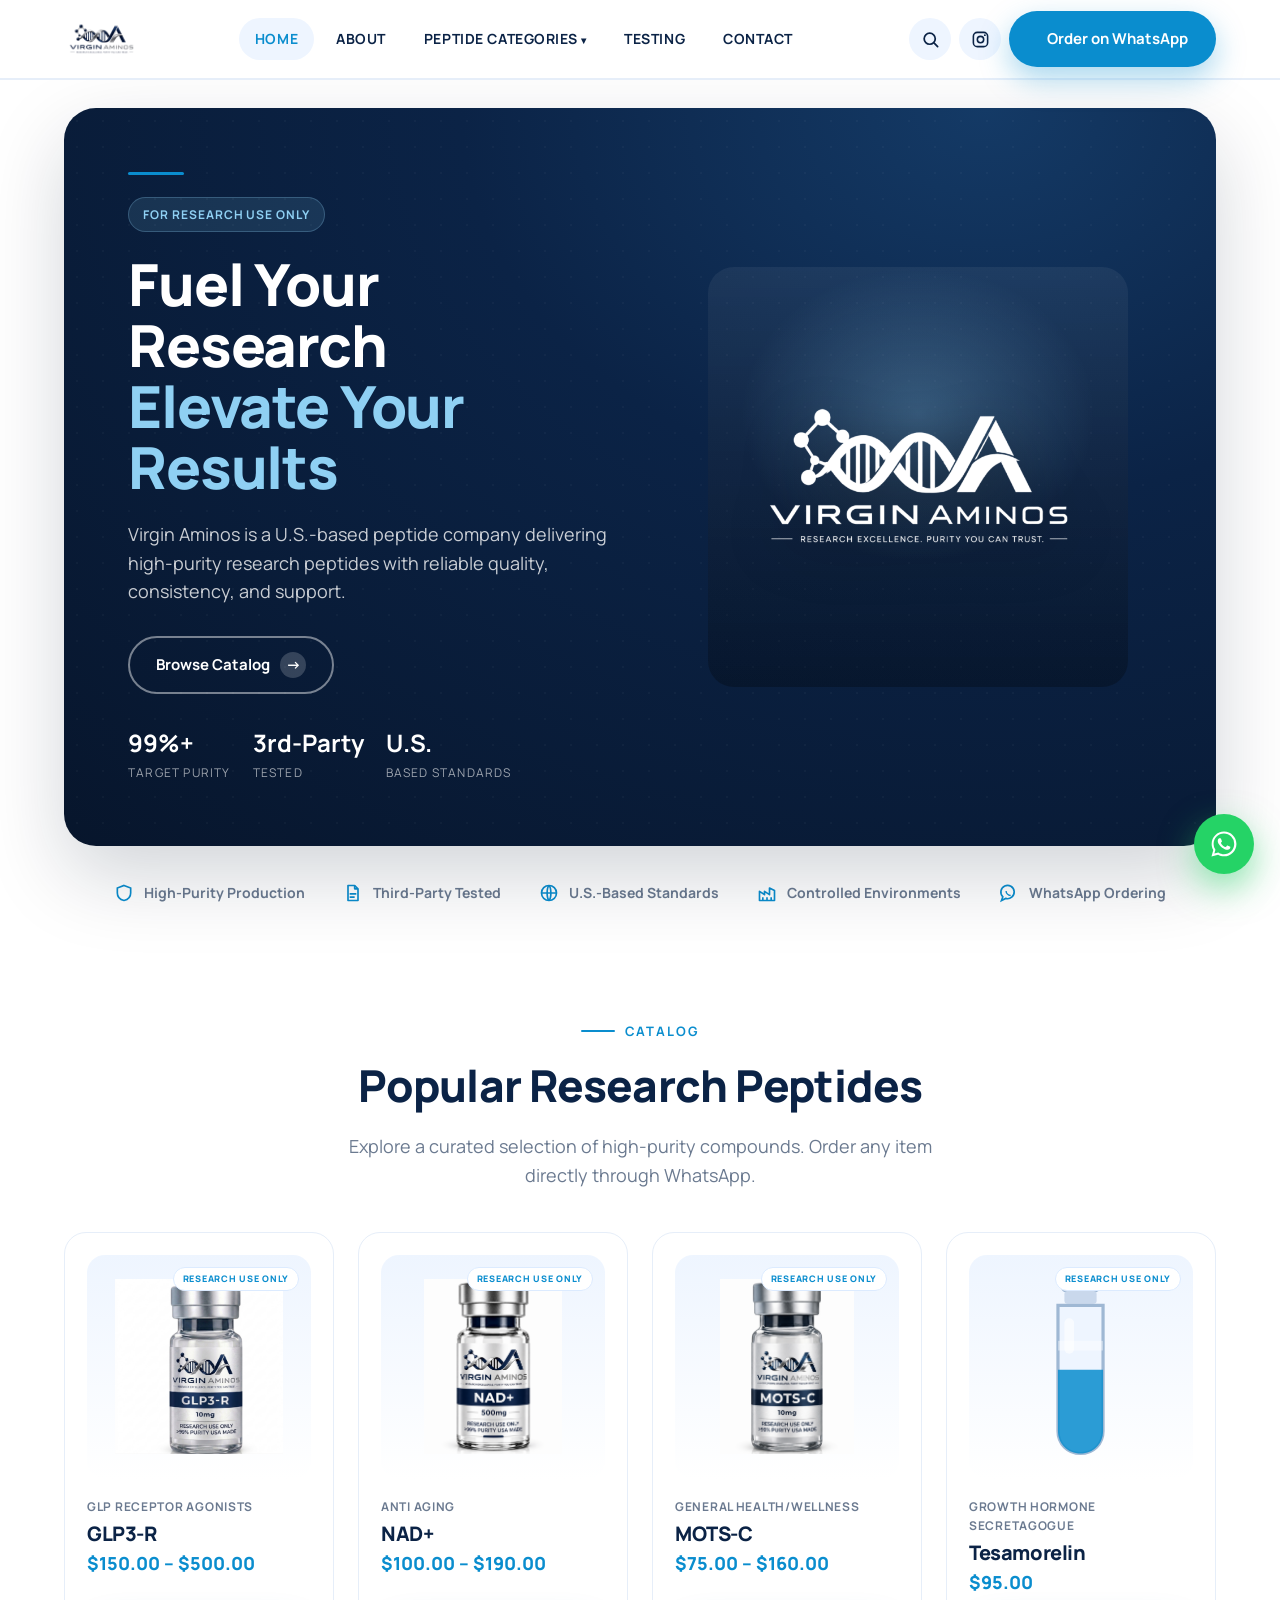
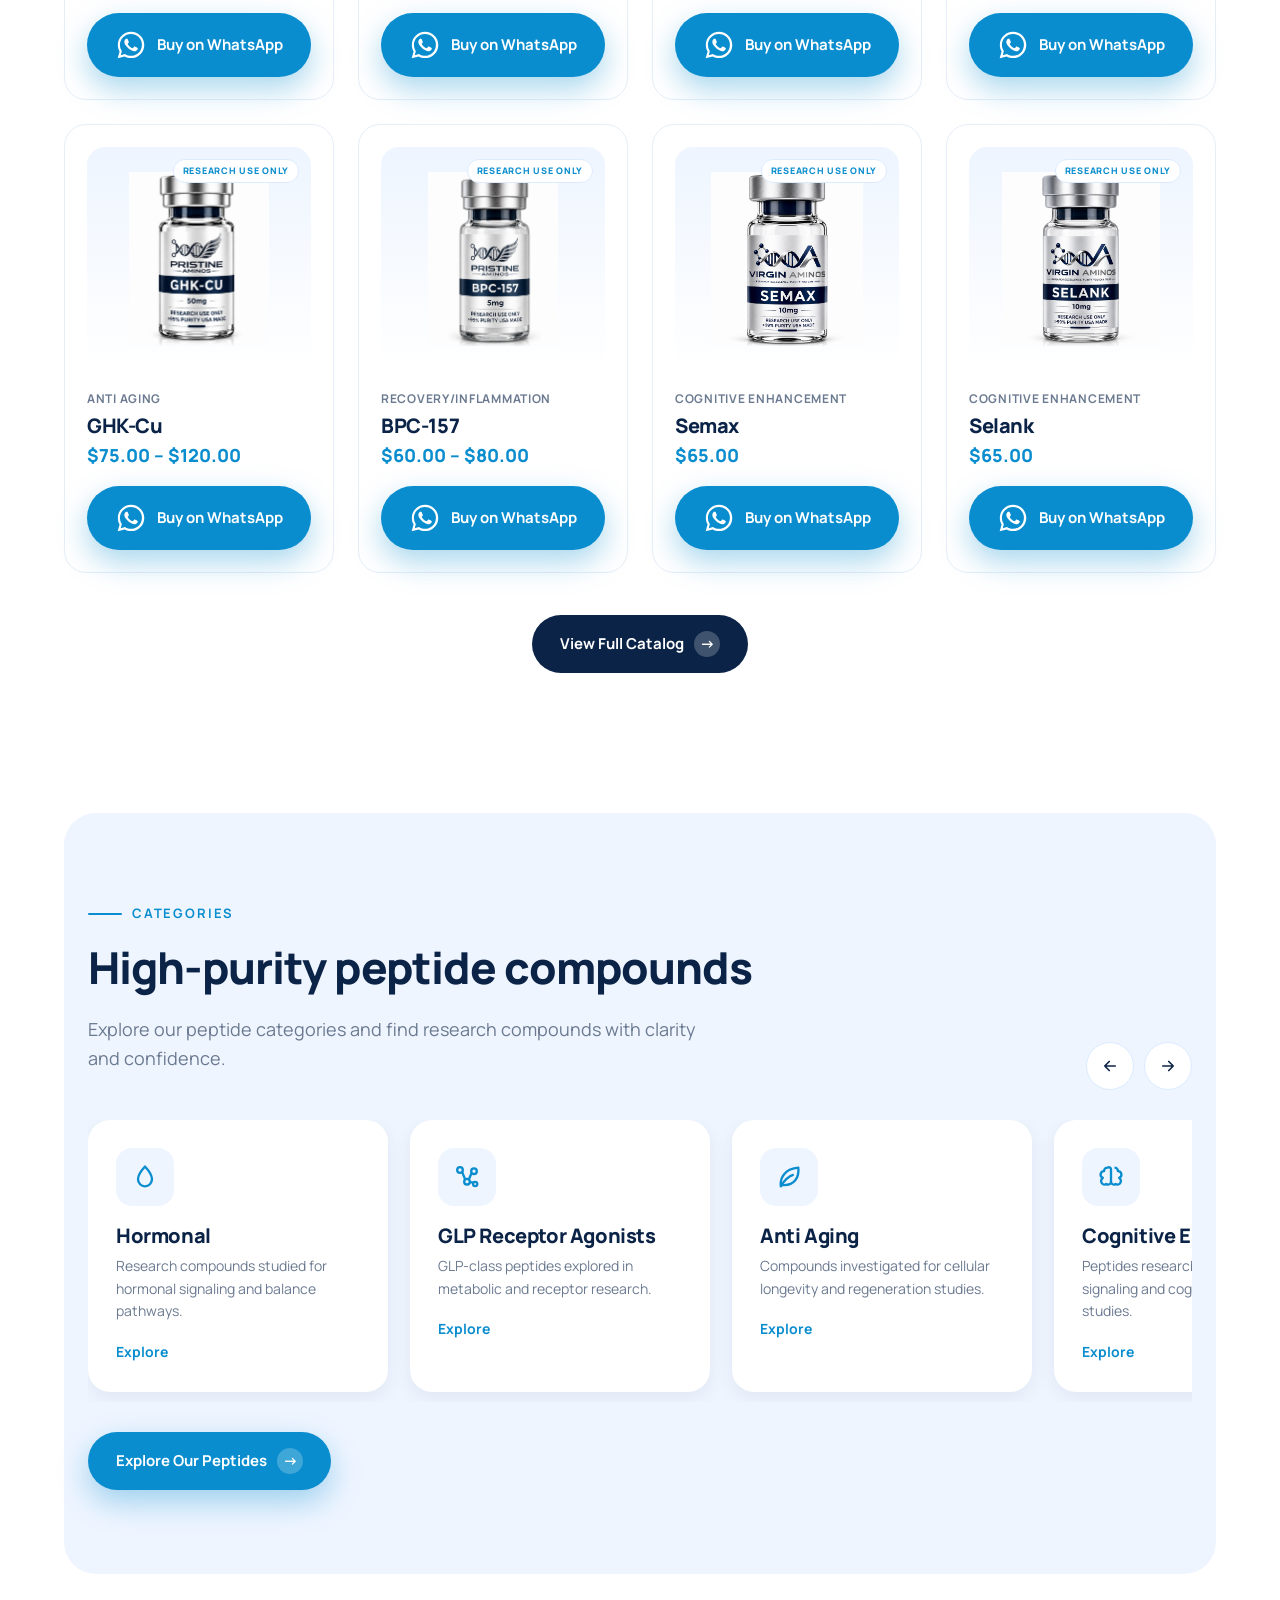
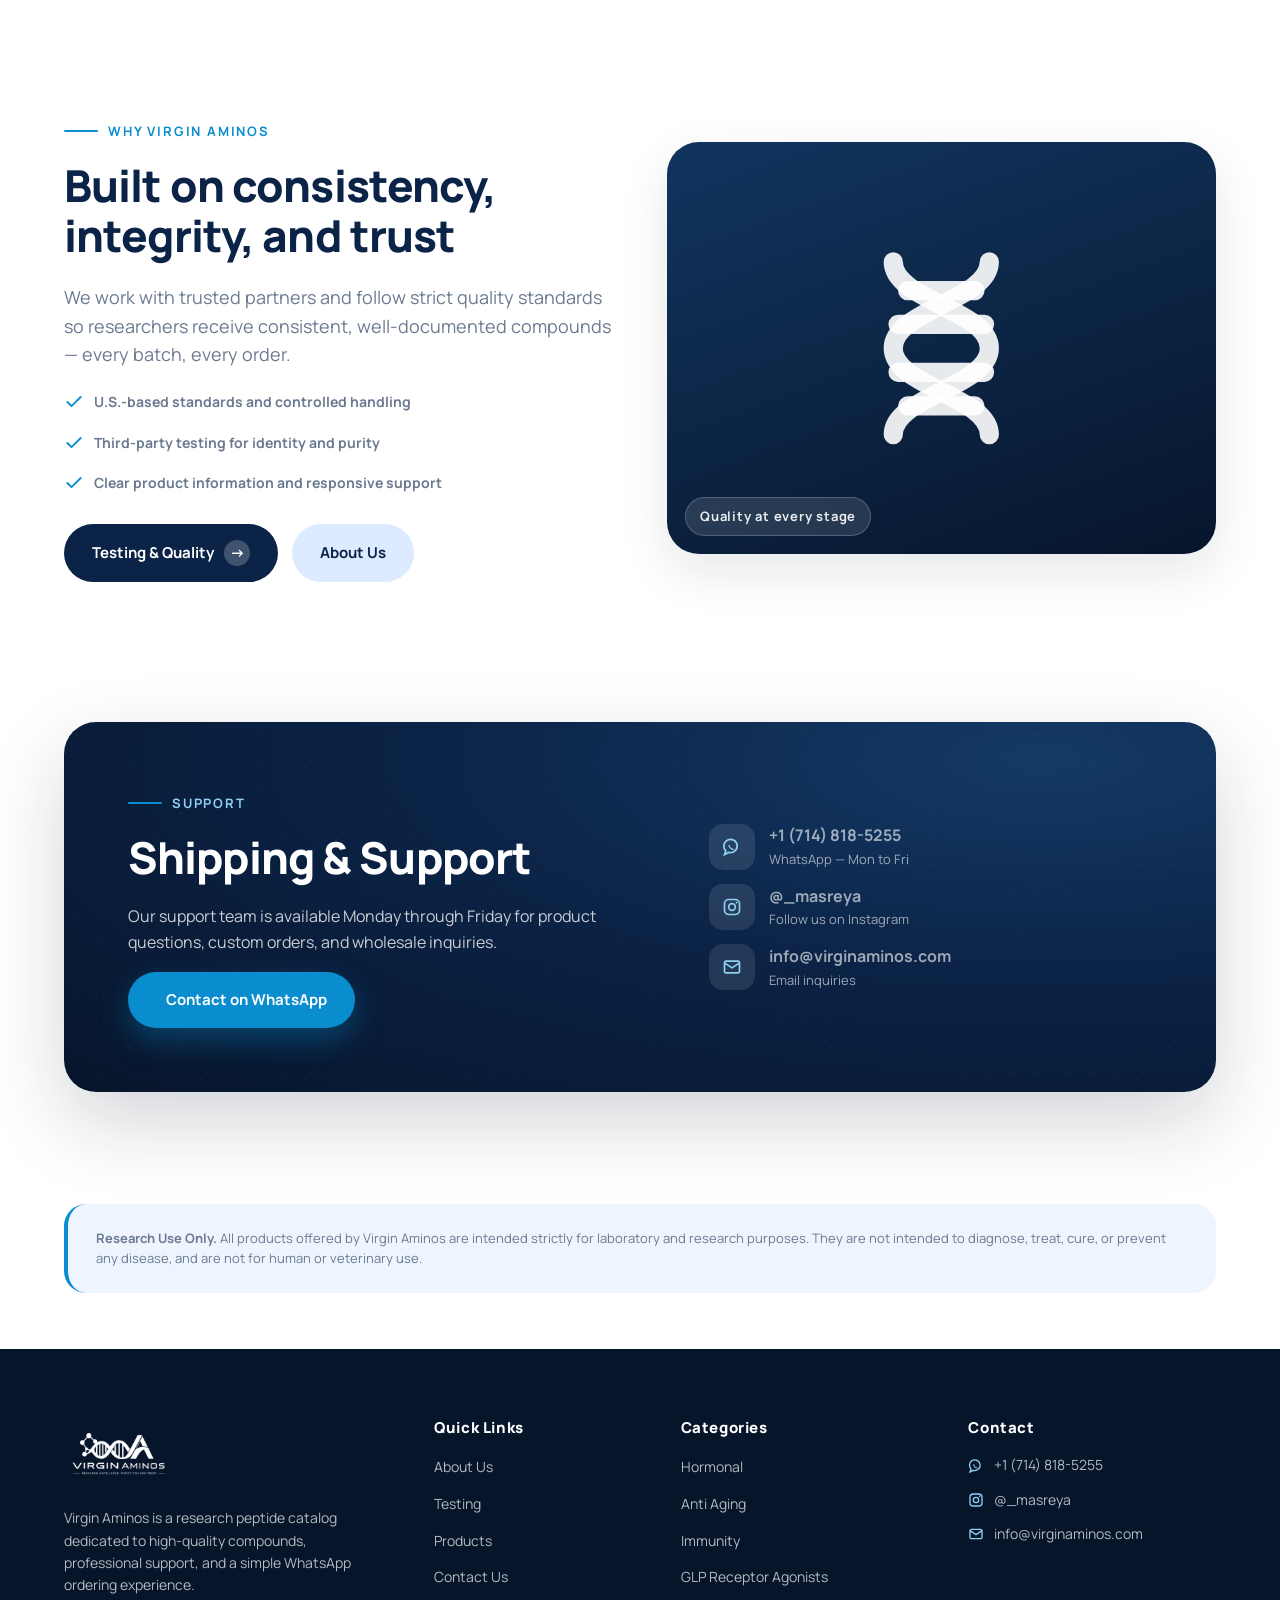
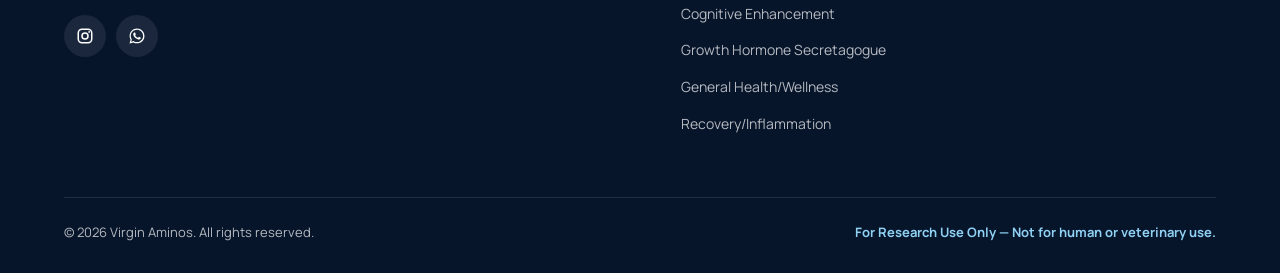
<file: index.html>
<!DOCTYPE html>
<html lang="en">
<head>
  <meta charset="UTF-8">
  <meta name="viewport" content="width=device-width, initial-scale=1.0">
  <title>Virgin Aminos — Premium Research Peptides | High-Purity Compounds</title>
  <meta name="description" content="Virgin Aminos is a U.S.-based research peptide catalog delivering high-purity compounds with reliable quality, consistency, and WhatsApp ordering. For Research Use Only.">
  <link rel="preconnect" href="https://fonts.googleapis.com">
  <link rel="preconnect" href="https://fonts.gstatic.com" crossorigin>
  <link href="https://fonts.googleapis.com/css2?family=Manrope:wght@400;500;600;700;800&display=swap" rel="stylesheet">
  <link rel="stylesheet" href="assets/css/styles.css">
</head>
<body>
  <div id="site-header"></div>

  <!-- HERO -->
  <section class="hero">
    <div class="container">
      <div class="hero-card">
        <div class="hero-content">
          <div class="hero-line"></div>
          <span class="research-note">For Research Use Only</span>
          <h1>Fuel Your Research<br><span>Elevate Your Results</span></h1>
          <p>Virgin Aminos is a U.S.-based peptide company delivering high-purity research peptides with reliable quality, consistency, and support.</p>
          <a class="btn btn-outline-white" data-scroll-target="#products" href="#products">
            Browse Catalog <span class="arrow">→</span>
          </a>
          <div class="hero-badges">
            <div class="hero-badge"><b>99%+</b><span>Target Purity</span></div>
            <div class="hero-badge"><b>3rd-Party</b><span>Tested</span></div>
            <div class="hero-badge"><b>U.S.</b><span>Based Standards</span></div>
          </div>
        </div>
        <div class="hero-visual">
          <div class="vial-stage" id="heroVial"></div>
        </div>
      </div>
    </div>
  </section>

  <!-- TRUST STRIP -->
  <div class="container">
    <div class="trust-strip" id="trustStrip"></div>
  </div>

  <!-- POPULAR PRODUCTS -->
  <section class="section" id="products">
    <div class="container">
      <div class="center" style="margin-bottom:42px;">
        <span class="eyebrow">Catalog</span>
        <h2 class="section-title">Popular Research Peptides</h2>
        <p class="section-sub">Explore a curated selection of high-purity compounds. Order any item directly through WhatsApp.</p>
      </div>
      <div class="product-grid" id="featuredGrid"></div>
      <div class="center" style="margin-top:42px;">
        <a class="btn btn-navy" href="products.html">View Full Catalog <span class="arrow">→</span></a>
      </div>
    </div>
  </section>

  <!-- CATEGORY SHOWCASE -->
  <section class="section-tight">
    <div class="container">
      <div class="showcase section">
        <div class="container">
          <div class="showcase-head">
            <div>
              <span class="eyebrow">Categories</span>
              <h2 class="section-title">High-purity peptide compounds</h2>
              <p class="section-sub">Explore our peptide categories and find research compounds with clarity and confidence.</p>
            </div>
            <div class="carousel-controls">
              <button class="carousel-arrow" id="showcasePrev" aria-label="Previous"></button>
              <button class="carousel-arrow" id="showcaseNext" aria-label="Next"></button>
            </div>
          </div>
          <div class="carousel-track" id="showcaseTrack"></div>
          <div style="margin-top:30px;">
            <a class="btn btn-primary" href="products.html">Explore Our Peptides <span class="arrow">→</span></a>
          </div>
        </div>
      </div>
    </div>
  </section>

  <!-- QUALITY TEASER -->
  <section class="section">
    <div class="container two-col">
      <div>
        <span class="eyebrow">Why Virgin Aminos</span>
        <h2 class="section-title">Built on consistency, integrity, and trust</h2>
        <p class="section-sub" style="margin-bottom:22px;">We work with trusted partners and follow strict quality standards so researchers receive consistent, well-documented compounds — every batch, every order.</p>
        <div class="stack-lg" id="whyList"></div>
        <div style="margin-top:30px;display:flex;gap:14px;flex-wrap:wrap;">
          <a class="btn btn-navy" href="testing.html">Testing & Quality <span class="arrow">→</span></a>
          <a class="btn btn-ghost" href="about.html">About Us</a>
        </div>
      </div>
      <div class="media-card" id="qualityVisual">
        <span class="media-caption">Quality at every stage</span>
      </div>
    </div>
  </section>

  <!-- SHIPPING & SUPPORT -->
  <section class="section-tight">
    <div class="container">
      <div class="support-card" id="supportCard"></div>
    </div>
  </section>

  <!-- DISCLAIMER -->
  <section class="section-tight">
    <div class="container">
      <div class="disclaimer">
        <strong>Research Use Only.</strong> All products offered by Virgin Aminos are intended strictly for laboratory and research purposes. They are not intended to diagnose, treat, cure, or prevent any disease, and are not for human or veterinary use.
      </div>
    </div>
  </section>

  <div id="site-footer"></div>

  <script src="assets/js/data.js"></script>
  <script src="assets/js/components.js"></script>
  <script src="assets/js/products.js"></script>
  <script src="assets/js/page-home.js"></script>
</body>
</html>
</file>
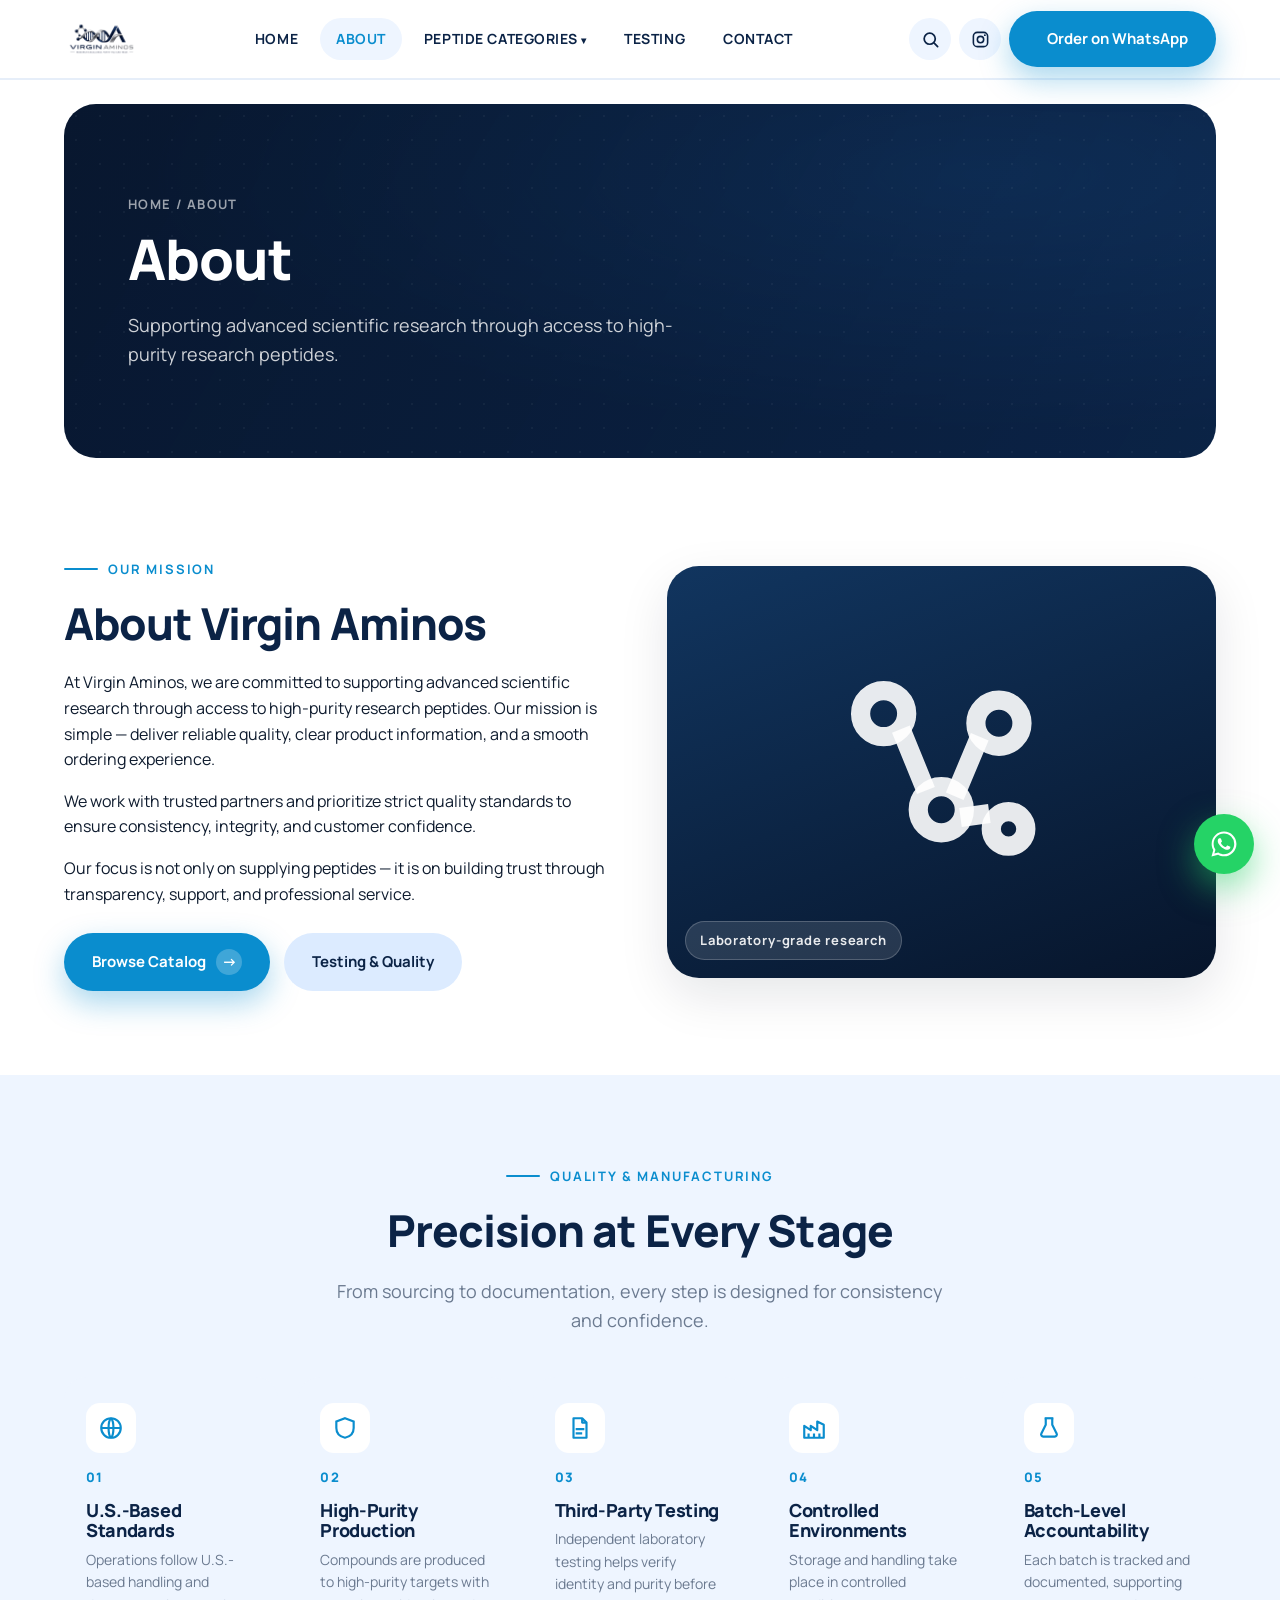
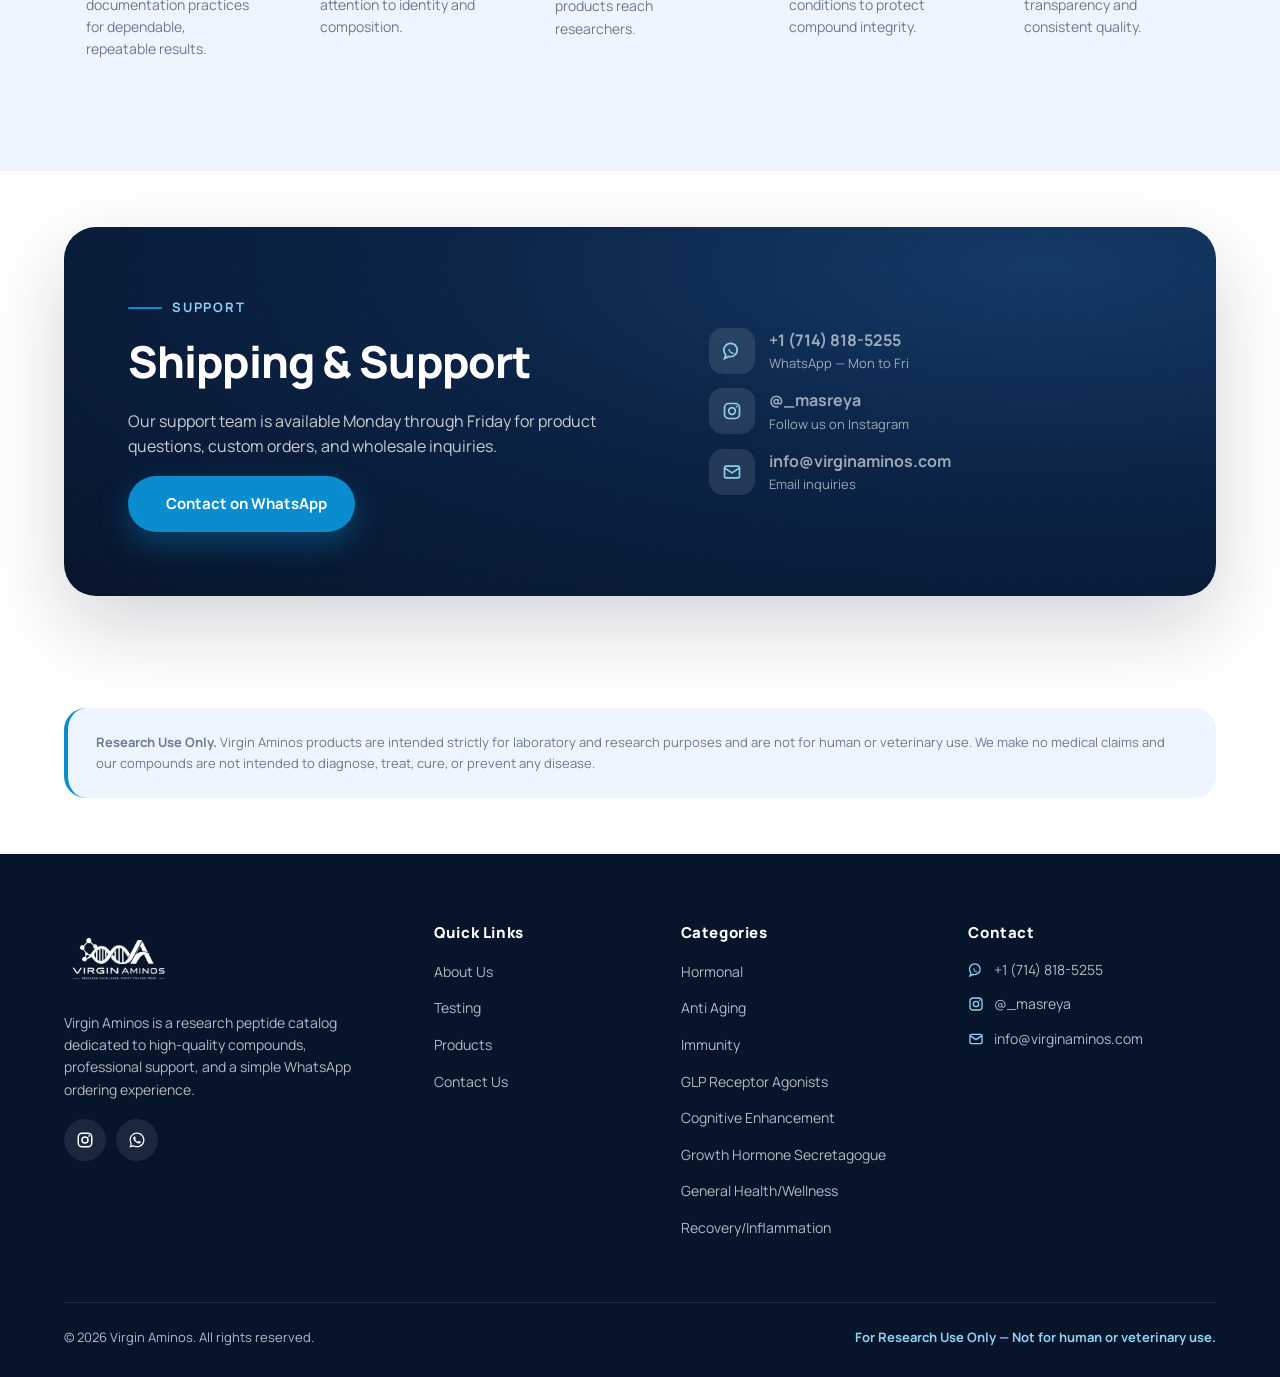
<file: about.html>
<!DOCTYPE html>
<html lang="en">
<head>
  <meta charset="UTF-8">
  <meta name="viewport" content="width=device-width, initial-scale=1.0">
  <title>About — Virgin Aminos | Research Peptide Brand</title>
  <meta name="description" content="Virgin Aminos supports advanced scientific research with high-purity research peptides, reliable quality, clear information, and a smooth WhatsApp ordering experience.">
  <link rel="preconnect" href="https://fonts.googleapis.com">
  <link rel="preconnect" href="https://fonts.gstatic.com" crossorigin>
  <link href="https://fonts.googleapis.com/css2?family=Manrope:wght@400;500;600;700;800&display=swap" rel="stylesheet">
  <link rel="stylesheet" href="assets/css/styles.css">
</head>
<body>
  <div id="site-header"></div>

  <section class="hero" style="padding-top:24px;">
    <div class="container">
      <div class="page-banner">
        <div class="breadcrumb">Home / About</div>
        <h1>About</h1>
        <p>Supporting advanced scientific research through access to high-purity research peptides.</p>
      </div>
    </div>
  </section>

  <section class="section">
    <div class="container two-col">
      <div>
        <span class="eyebrow">Our Mission</span>
        <h2 class="section-title">About Virgin Aminos</h2>
        <p>At Virgin Aminos, we are committed to supporting advanced scientific research through access to high-purity research peptides. Our mission is simple — deliver reliable quality, clear product information, and a smooth ordering experience.</p>
        <p>We work with trusted partners and prioritize strict quality standards to ensure consistency, integrity, and customer confidence.</p>
        <p>Our focus is not only on supplying peptides — it is on building trust through transparency, support, and professional service.</p>
        <div style="margin-top:26px;display:flex;gap:14px;flex-wrap:wrap;">
          <a class="btn btn-primary" href="products.html">Browse Catalog <span class="arrow">→</span></a>
          <a class="btn btn-ghost" href="testing.html">Testing &amp; Quality</a>
        </div>
      </div>
      <div class="media-card" id="aboutVisual">
        <span class="media-caption">Laboratory-grade research</span>
      </div>
    </div>
  </section>

  <!-- QUALITY & MANUFACTURING -->
  <section class="section" style="background:var(--light-bg);">
    <div class="container">
      <div class="center" style="margin-bottom:42px;">
        <span class="eyebrow">Quality &amp; Manufacturing</span>
        <h2 class="section-title">Precision at Every Stage</h2>
        <p class="section-sub">From sourcing to documentation, every step is designed for consistency and confidence.</p>
      </div>
      <div class="quality-grid" id="qualityGrid"></div>
    </div>
  </section>

  <!-- SHIPPING & SUPPORT -->
  <section class="section-tight">
    <div class="container">
      <div class="support-card" id="supportCard"></div>
    </div>
  </section>

  <section class="section-tight">
    <div class="container">
      <div class="disclaimer">
        <strong>Research Use Only.</strong> Virgin Aminos products are intended strictly for laboratory and research purposes and are not for human or veterinary use. We make no medical claims and our compounds are not intended to diagnose, treat, cure, or prevent any disease.
      </div>
    </div>
  </section>

  <div id="site-footer"></div>

  <script src="assets/js/data.js"></script>
  <script src="assets/js/components.js"></script>
  <script src="assets/js/products.js"></script>
  <script>
    initShell("about");
    document.getElementById("aboutVisual").insertAdjacentHTML("afterbegin", ICONS.molecule);
    renderQuality("qualityGrid");
    buildSupportCard("supportCard");
  </script>
</body>
</html>
</file>
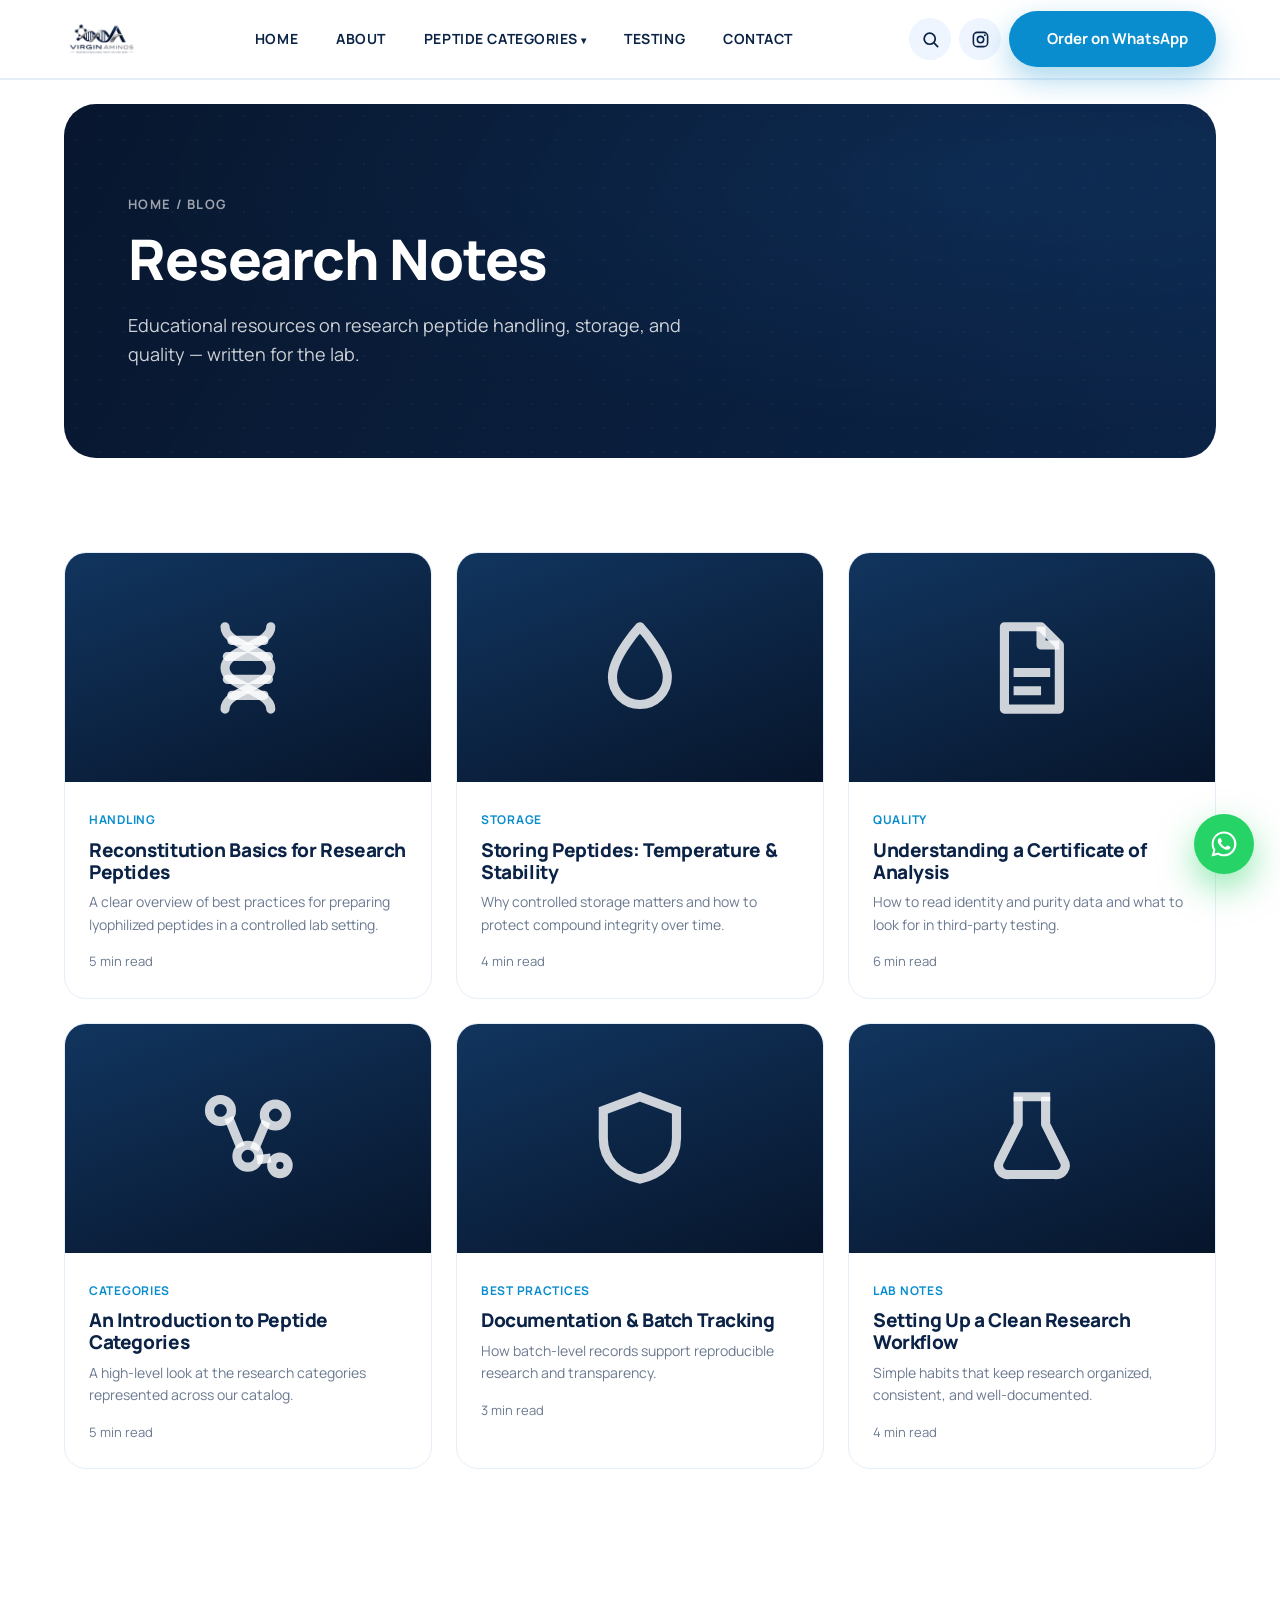
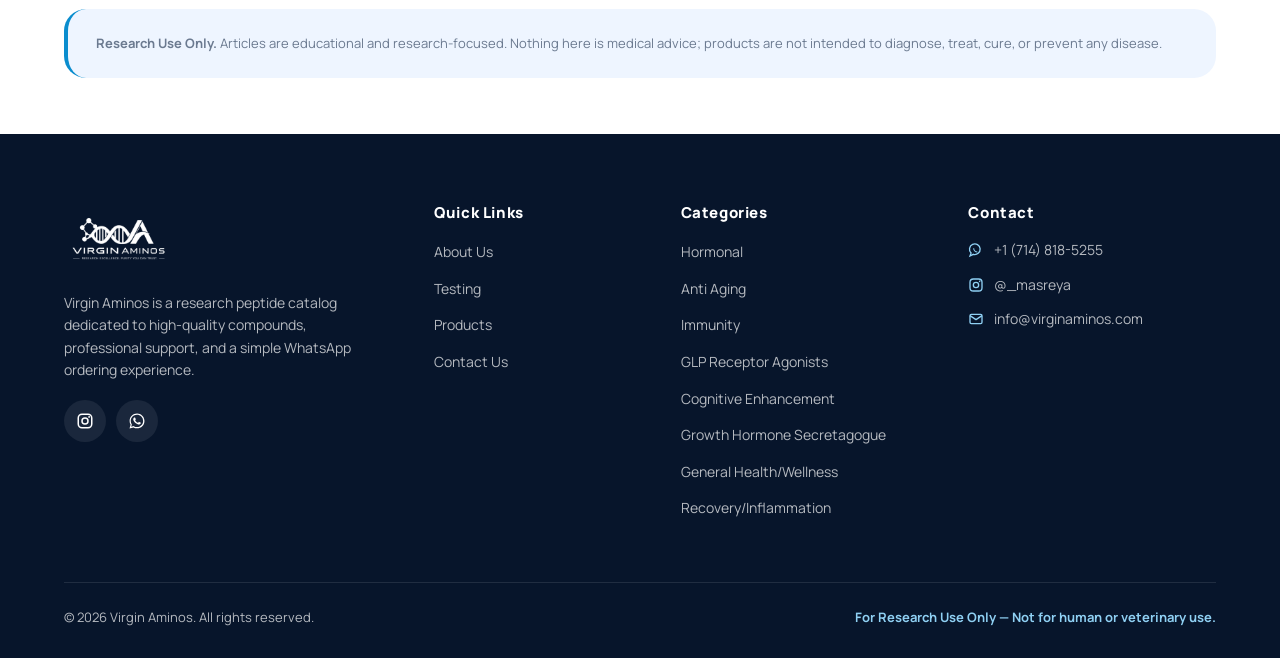
<file: blog.html>
<!DOCTYPE html>
<html lang="en">
<head>
  <meta charset="UTF-8">
  <meta name="viewport" content="width=device-width, initial-scale=1.0">
  <title>Blog — Virgin Aminos</title>
  <meta name="description" content="Notes and resources from Virgin Aminos on research peptide handling, storage, quality, and best practices. For Research Use Only.">
  <link rel="preconnect" href="https://fonts.googleapis.com">
  <link rel="preconnect" href="https://fonts.gstatic.com" crossorigin>
  <link href="https://fonts.googleapis.com/css2?family=Manrope:wght@400;500;600;700;800&display=swap" rel="stylesheet">
  <link rel="stylesheet" href="assets/css/styles.css">
</head>
<body>
  <div id="site-header"></div>

  <section class="hero" style="padding-top:24px;">
    <div class="container">
      <div class="page-banner">
        <div class="breadcrumb">Home / Blog</div>
        <h1>Research Notes</h1>
        <p>Educational resources on research peptide handling, storage, and quality — written for the lab.</p>
      </div>
    </div>
  </section>

  <section class="section">
    <div class="container">
      <div class="blog-grid" id="blogGrid"></div>
    </div>
  </section>

  <section class="section-tight">
    <div class="container">
      <div class="disclaimer">
        <strong>Research Use Only.</strong> Articles are educational and research-focused. Nothing here is medical advice; products are not intended to diagnose, treat, cure, or prevent any disease.
      </div>
    </div>
  </section>

  <div id="site-footer"></div>

  <script src="assets/js/data.js"></script>
  <script src="assets/js/components.js"></script>
  <script src="assets/js/products.js"></script>
  <script>
    initShell();
    const posts = [
      ["dna", "Handling", "Reconstitution Basics for Research Peptides", "A clear overview of best practices for preparing lyophilized peptides in a controlled lab setting.", "5 min read"],
      ["drop", "Storage", "Storing Peptides: Temperature & Stability", "Why controlled storage matters and how to protect compound integrity over time.", "4 min read"],
      ["doc", "Quality", "Understanding a Certificate of Analysis", "How to read identity and purity data and what to look for in third-party testing.", "6 min read"],
      ["molecule", "Categories", "An Introduction to Peptide Categories", "A high-level look at the research categories represented across our catalog.", "5 min read"],
      ["shield", "Best Practices", "Documentation & Batch Tracking", "How batch-level records support reproducible research and transparency.", "3 min read"],
      ["beaker", "Lab Notes", "Setting Up a Clean Research Workflow", "Simple habits that keep research organized, consistent, and well-documented.", "4 min read"],
    ];
    document.getElementById("blogGrid").innerHTML = posts.map(([ic,tag,title,desc,meta]) =>
      `<article class="blog-card">
        <div class="blog-thumb">${ICONS[ic]}</div>
        <div class="blog-body">
          <span class="tag">${tag}</span>
          <h3>${title}</h3>
          <p>${desc}</p>
          <span class="meta">${meta}</span>
        </div>
      </article>`).join("");
  </script>
</body>
</html>
</file>
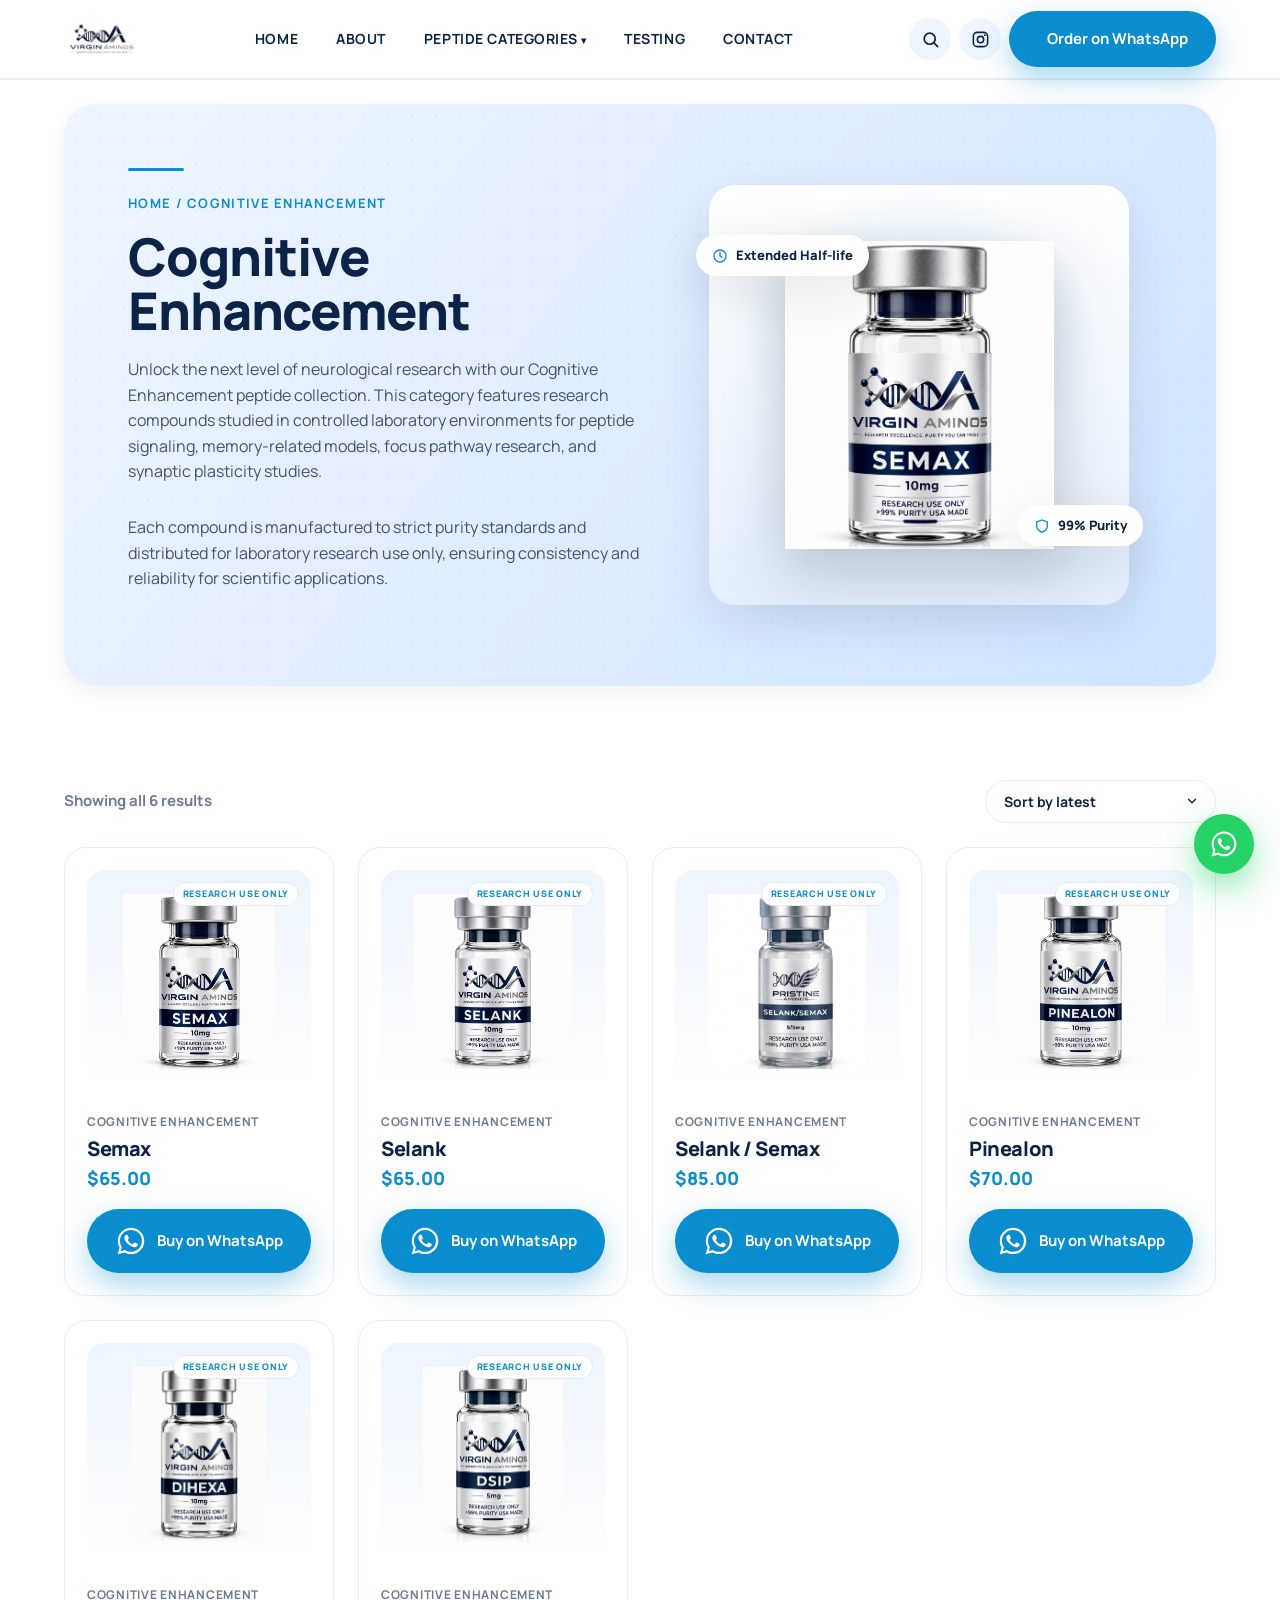
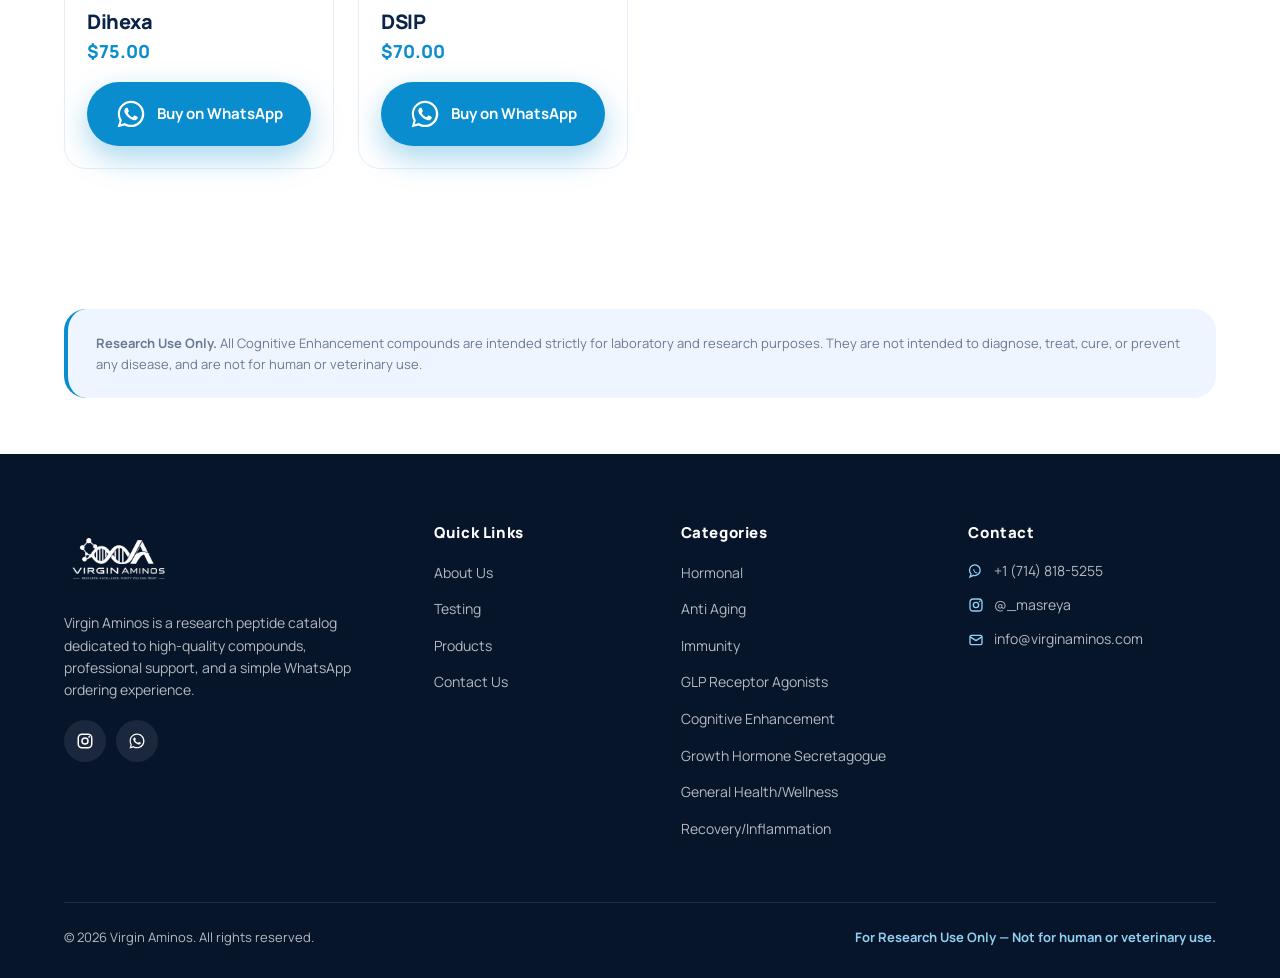
<file: cognitive-enhancement.html>
<!DOCTYPE html>
<html lang="en">
<head>
  <meta charset="UTF-8">
  <meta name="viewport" content="width=device-width, initial-scale=1.0">
  <title>Cognitive Enhancement — Research Peptides | Virgin Aminos</title>
  <meta name="description" content="Cognitive Enhancement research peptides from Virgin Aminos — Semax, Selank, Dihexa, Selank / Semax, DSIP, and Pinealon. For Research Use Only.">
  <link rel="preconnect" href="https://fonts.googleapis.com">
  <link rel="preconnect" href="https://fonts.gstatic.com" crossorigin>
  <link href="https://fonts.googleapis.com/css2?family=Manrope:wght@400;500;600;700;800&display=swap" rel="stylesheet">
  <link rel="stylesheet" href="assets/css/styles.css">
</head>
<body>
  <div id="site-header"></div>

  <!-- HERO -->
  <section class="hero" style="padding-top:24px;">
    <div class="container">
      <div class="cat-hero">
        <div class="cat-hero-content">
          <div class="hero-line"></div>
          <div class="breadcrumb" style="color:var(--accent);">Home / Cognitive Enhancement</div>
          <h1>Cognitive Enhancement</h1>
          <p>Unlock the next level of neurological research with our Cognitive Enhancement peptide collection. This category features research compounds studied in controlled laboratory environments for peptide signaling, memory-related models, focus pathway research, and synaptic plasticity studies.</p>
          <p>Each compound is manufactured to strict purity standards and distributed for laboratory research use only, ensuring consistency and reliability for scientific applications.</p>
        </div>
        <div class="cat-hero-visual">
          <span class="float-badge b1" id="badge1"></span>
          <span class="float-badge b2" id="badge2"></span>
          <div class="vial-stage" id="catVial"></div>
        </div>
      </div>
    </div>
  </section>

  <!-- PRODUCTS -->
  <section class="section">
    <div class="container">
      <div class="sort-toolbar">
        <div class="results-count" id="resultsCount"></div>
        <select class="sort-select" id="sortSelect" aria-label="Sort products">
          <option value="latest">Sort by latest</option>
          <option value="price-asc">Sort by price: low to high</option>
          <option value="price-desc">Sort by price: high to low</option>
          <option value="name">Sort by name</option>
        </select>
      </div>
      <div class="product-grid" id="catGrid"></div>
    </div>
  </section>

  <section class="section-tight">
    <div class="container">
      <div class="disclaimer">
        <strong>Research Use Only.</strong> All Cognitive Enhancement compounds are intended strictly for laboratory and research purposes. They are not intended to diagnose, treat, cure, or prevent any disease, and are not for human or veterinary use.
      </div>
    </div>
  </section>

  <div id="site-footer"></div>

  <script src="assets/js/data.js"></script>
  <script src="assets/js/components.js"></script>
  <script src="assets/js/products.js"></script>
  <script>
    initShell("products");
    const CAT = "Cognitive Enhancement";

    const lead = PRODUCTS.find(p => p.slug === "semax");
    document.getElementById("catVial").innerHTML = lead && lead.image
      ? `<img src="${lead.image}" alt="Cognitive Enhancement research peptide vial" onerror="imgFallback(this)">` : ICONS.vial;
    document.getElementById("badge1").innerHTML = ICONS.clock + "<span>Extended Half-life</span>";
    document.getElementById("badge2").innerHTML = ICONS.shield + "<span>99% Purity</span>";

    const baseList = PRODUCTS.filter(p => p.category === CAT);
    document.getElementById("resultsCount").textContent =
      baseList.length === 1 ? "Showing 1 result" : "Showing all " + baseList.length + " results";

    const priceVal = (p) => parseFloat((p.price.match(/[\d.]+/) || [0])[0]);
    function sortList(mode) {
      const list = baseList.slice();
      if (mode === "price-asc") list.sort((a, b) => priceVal(a) - priceVal(b));
      else if (mode === "price-desc") list.sort((a, b) => priceVal(b) - priceVal(a));
      else if (mode === "name") list.sort((a, b) => a.name.localeCompare(b.name));
      return list;
    }
    function render() { renderProducts(sortList(document.getElementById("sortSelect").value), "catGrid"); }
    document.getElementById("sortSelect").addEventListener("change", render);
    render();
  </script>
</body>
</html>
</file>
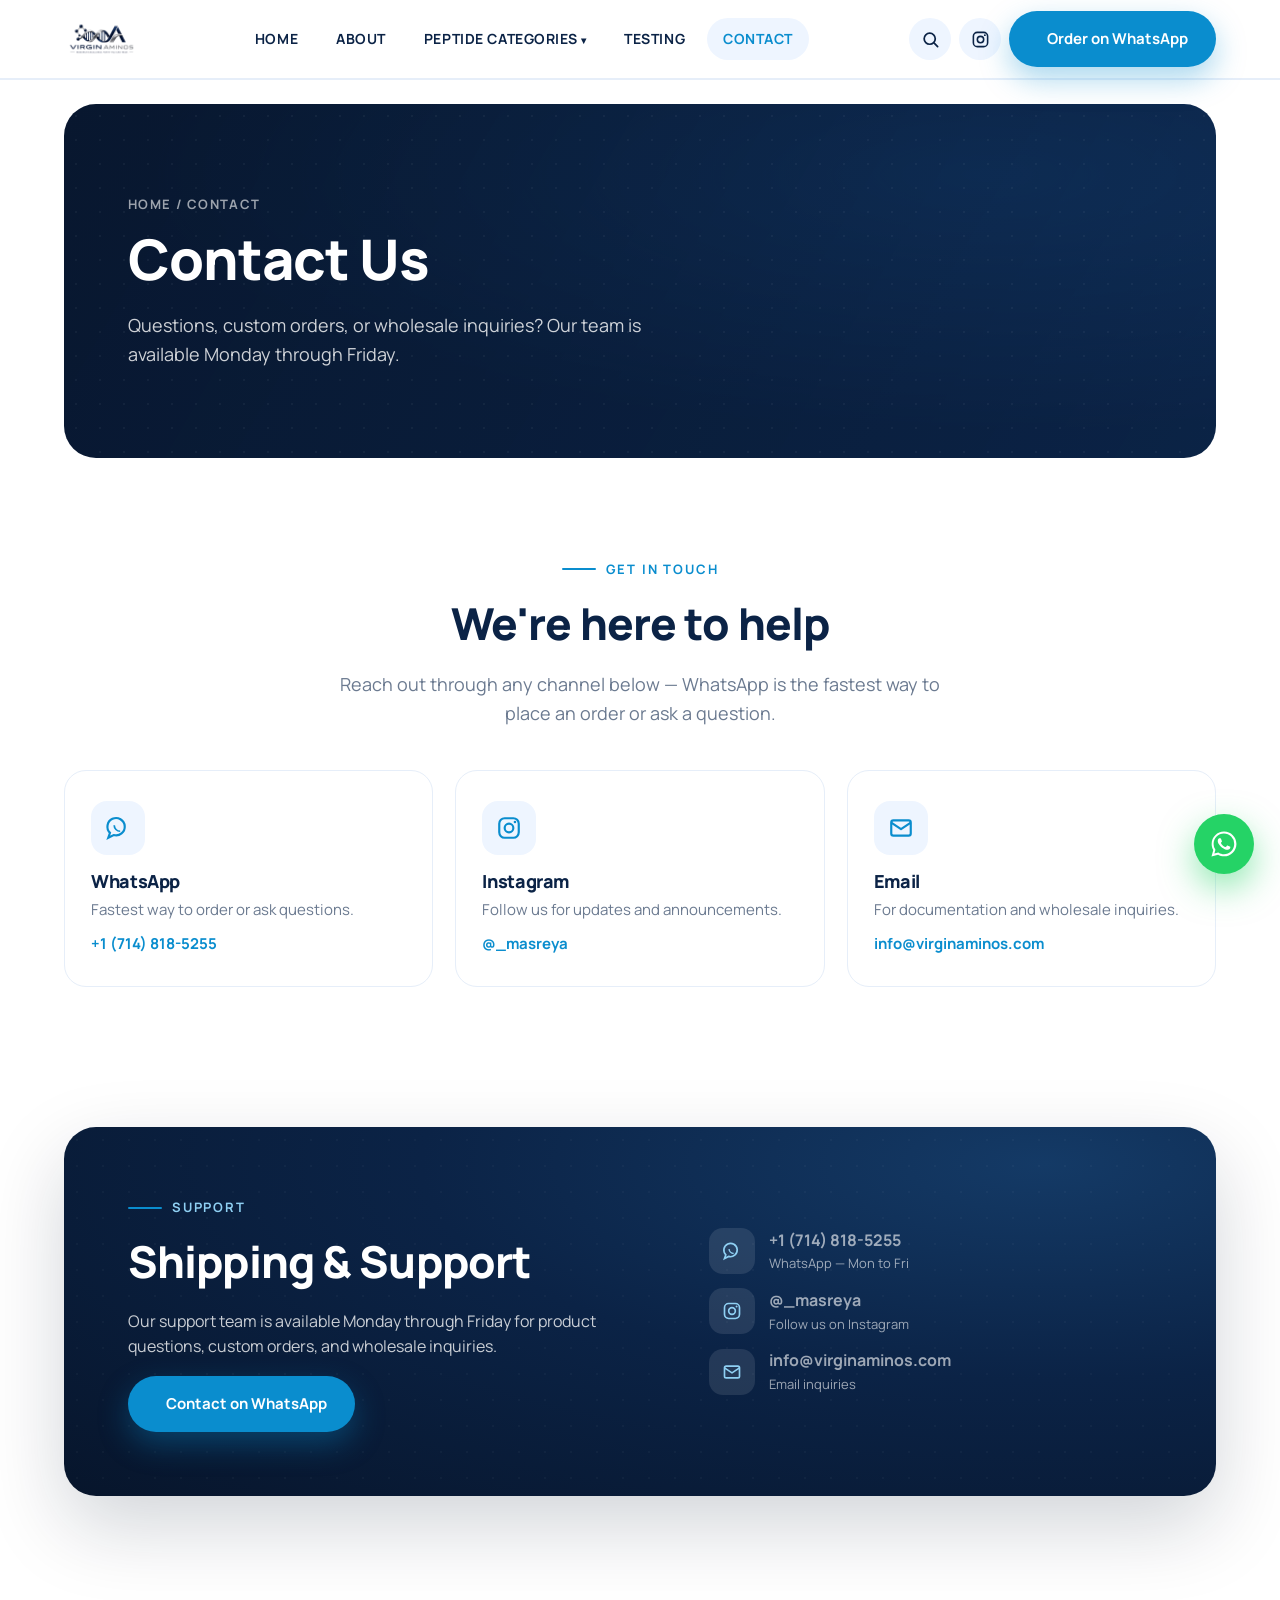
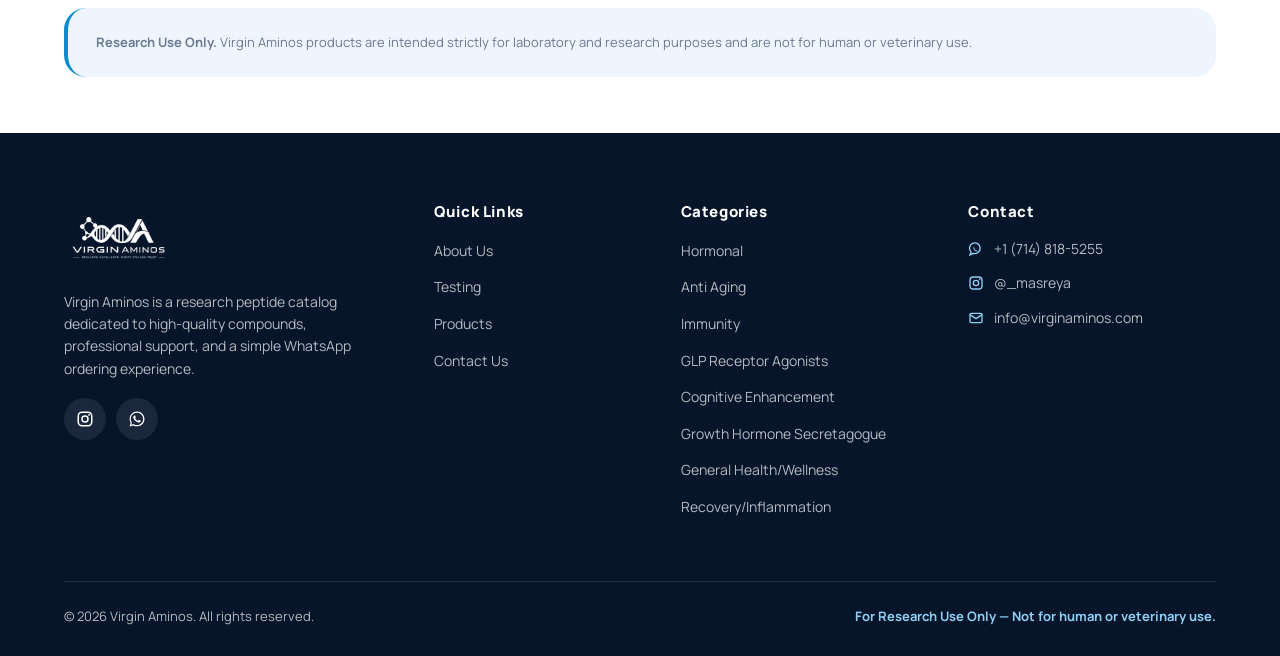
<file: contact.html>
<!DOCTYPE html>
<html lang="en">
<head>
  <meta charset="UTF-8">
  <meta name="viewport" content="width=device-width, initial-scale=1.0">
  <title>Contact — Virgin Aminos</title>
  <meta name="description" content="Contact Virgin Aminos for product questions, custom orders, and wholesale inquiries via WhatsApp +1 (714) 818-5255, Instagram, or email.">
  <link rel="preconnect" href="https://fonts.googleapis.com">
  <link rel="preconnect" href="https://fonts.gstatic.com" crossorigin>
  <link href="https://fonts.googleapis.com/css2?family=Manrope:wght@400;500;600;700;800&display=swap" rel="stylesheet">
  <link rel="stylesheet" href="assets/css/styles.css">
</head>
<body>
  <div id="site-header"></div>

  <section class="hero" style="padding-top:24px;">
    <div class="container">
      <div class="page-banner">
        <div class="breadcrumb">Home / Contact</div>
        <h1>Contact Us</h1>
        <p>Questions, custom orders, or wholesale inquiries? Our team is available Monday through Friday.</p>
      </div>
    </div>
  </section>

  <section class="section">
    <div class="container">
      <div class="center" style="margin-bottom:42px;">
        <span class="eyebrow">Get in touch</span>
        <h2 class="section-title">We're here to help</h2>
        <p class="section-sub">Reach out through any channel below — WhatsApp is the fastest way to place an order or ask a question.</p>
      </div>
      <div class="contact-grid" id="contactGrid"></div>
    </div>
  </section>

  <section class="section-tight">
    <div class="container">
      <div class="support-card" id="supportCard"></div>
    </div>
  </section>

  <section class="section-tight">
    <div class="container">
      <div class="disclaimer">
        <strong>Research Use Only.</strong> Virgin Aminos products are intended strictly for laboratory and research purposes and are not for human or veterinary use.
      </div>
    </div>
  </section>

  <div id="site-footer"></div>

  <script src="assets/js/data.js"></script>
  <script src="assets/js/components.js"></script>
  <script src="assets/js/products.js"></script>
  <script>
    initShell("contact");
    buildSupportCard("supportCard");
    const tiles = [
      [ICONS.whatsapp_line, "WhatsApp", "Fastest way to order or ask questions.", VA.phoneDisplay, waQuestion(), true],
      [ICONS.instagram, "Instagram", "Follow us for updates and announcements.", "@_masreya", VA.instagram, true],
      [ICONS.mail, "Email", "For documentation and wholesale inquiries.", VA.email, "mailto:" + VA.email, false],
    ];
    document.getElementById("contactGrid").innerHTML = tiles.map(([ic,title,desc,val,href,ext]) =>
      `<div class="contact-tile">
        <div class="c-ico">${ic}</div>
        <h3>${title}</h3>
        <p>${desc}</p>
        <p style="margin-top:10px;"><a href="${href}" ${ext ? 'target="_blank" rel="noopener"' : ''}>${val}</a></p>
      </div>`).join("");
  </script>
</body>
</html>
</file>
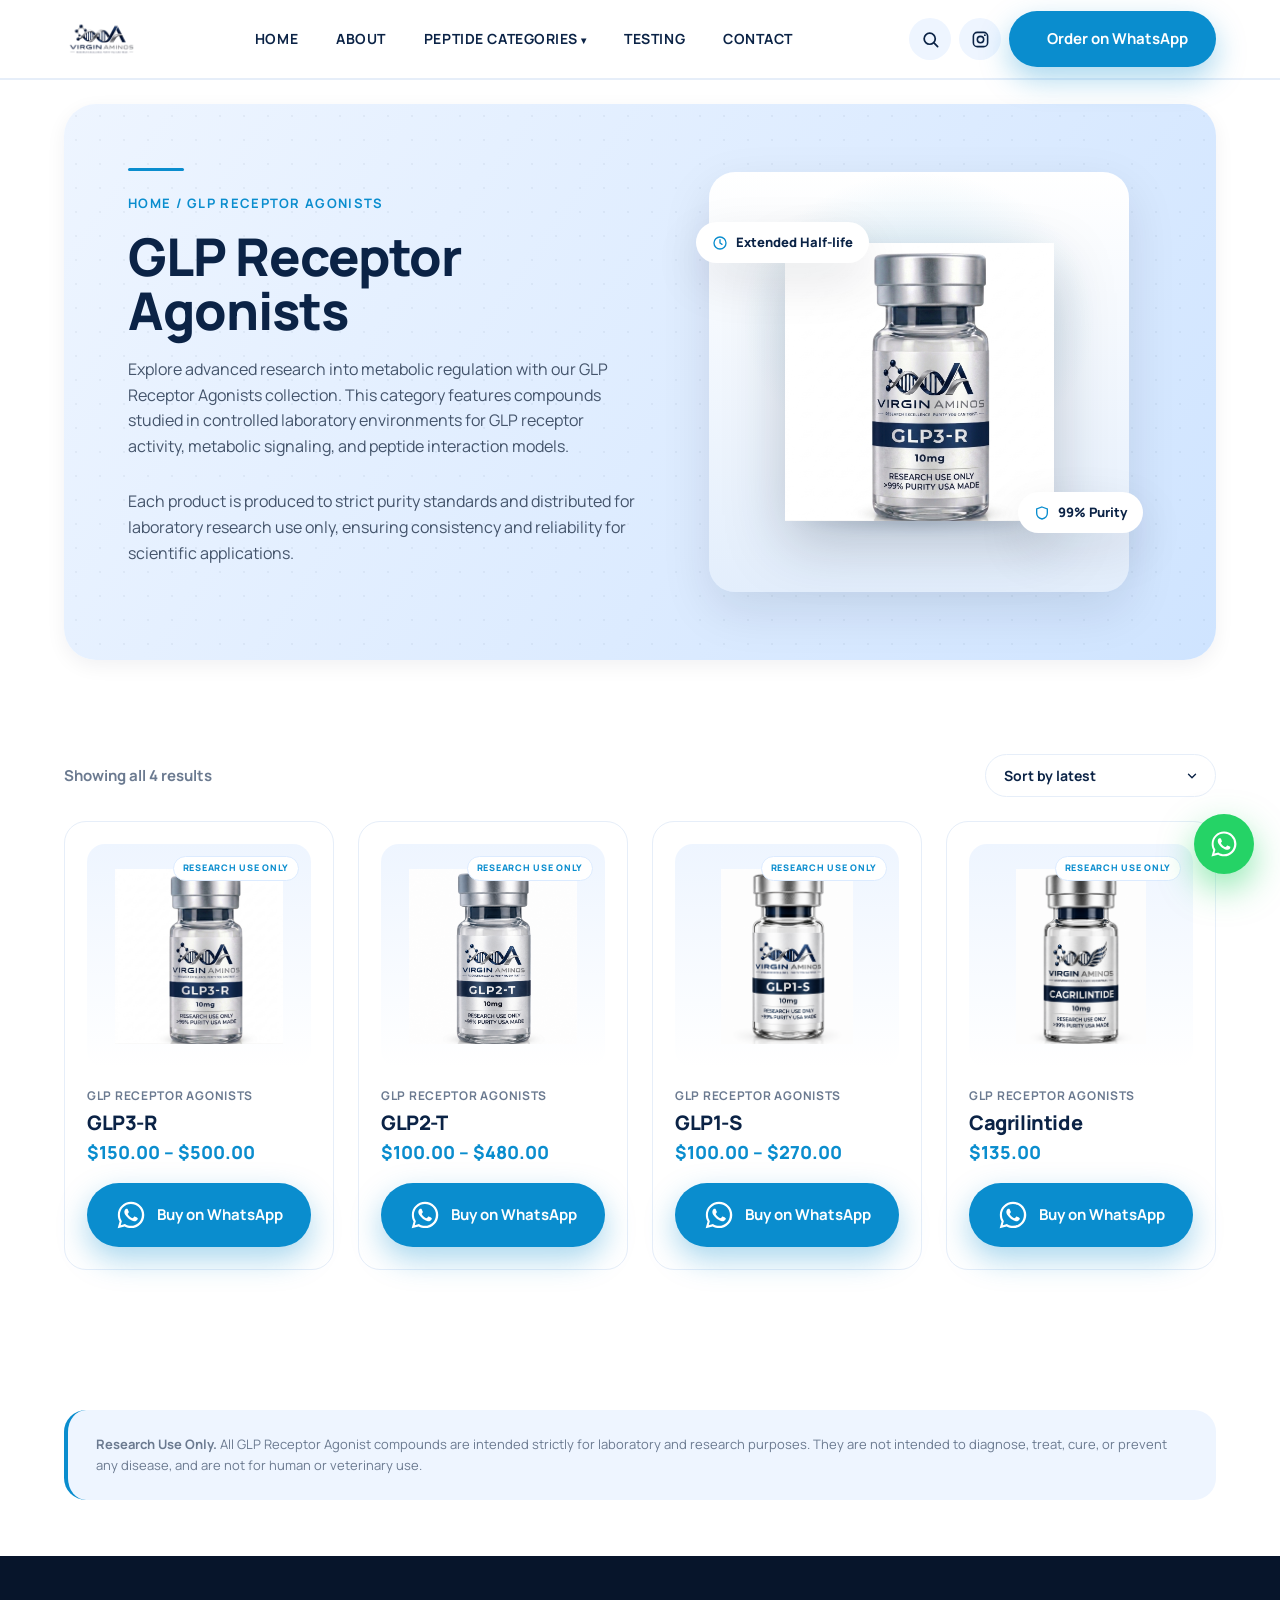
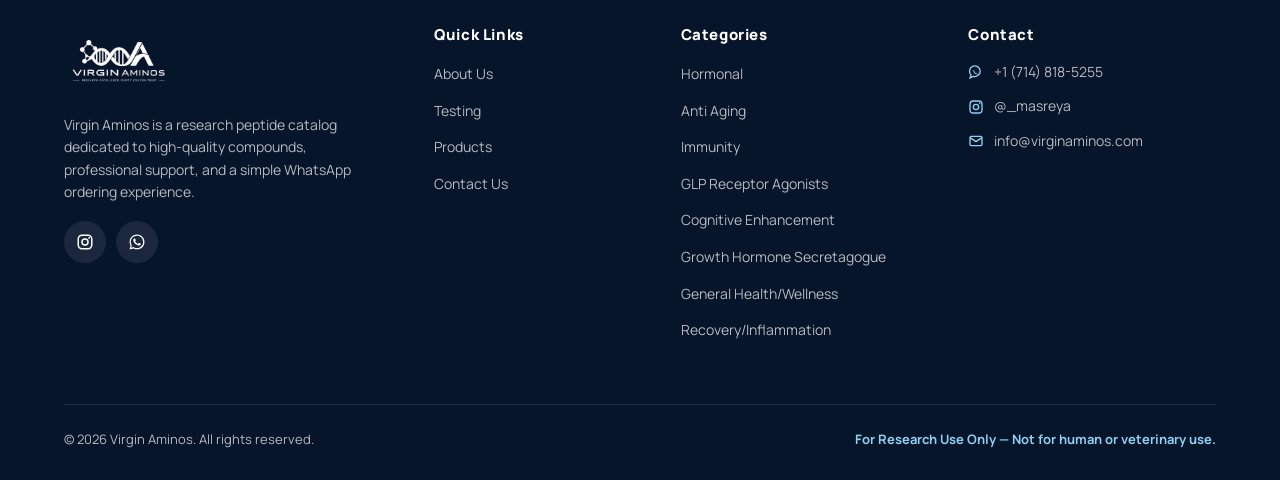
<file: glp-receptor-agonists.html>
<!DOCTYPE html>
<html lang="en">
<head>
  <meta charset="UTF-8">
  <meta name="viewport" content="width=device-width, initial-scale=1.0">
  <title>GLP Receptor Agonists — Research Peptides | Virgin Aminos</title>
  <meta name="description" content="GLP Receptor Agonists from Virgin Aminos — GLP3-R, GLP2-T, GLP1-S, and Cagrilintide. High-purity compounds studied for GLP receptor activity. For Research Use Only.">
  <link rel="preconnect" href="https://fonts.googleapis.com">
  <link rel="preconnect" href="https://fonts.gstatic.com" crossorigin>
  <link href="https://fonts.googleapis.com/css2?family=Manrope:wght@400;500;600;700;800&display=swap" rel="stylesheet">
  <link rel="stylesheet" href="assets/css/styles.css">
</head>
<body>
  <div id="site-header"></div>

  <!-- HERO -->
  <section class="hero" style="padding-top:24px;">
    <div class="container">
      <div class="cat-hero">
        <div class="cat-hero-content">
          <div class="hero-line"></div>
          <div class="breadcrumb" style="color:var(--accent);">Home / GLP Receptor Agonists</div>
          <h1>GLP Receptor Agonists</h1>
          <p>Explore advanced research into metabolic regulation with our GLP Receptor Agonists collection. This category features compounds studied in controlled laboratory environments for GLP receptor activity, metabolic signaling, and peptide interaction models.</p>
          <p>Each product is produced to strict purity standards and distributed for laboratory research use only, ensuring consistency and reliability for scientific applications.</p>
        </div>
        <div class="cat-hero-visual">
          <span class="float-badge b1" id="badge1"></span>
          <span class="float-badge b2" id="badge2"></span>
          <div class="vial-stage" id="catVial"></div>
        </div>
      </div>
    </div>
  </section>

  <!-- PRODUCTS -->
  <section class="section">
    <div class="container">
      <div class="sort-toolbar">
        <div class="results-count" id="resultsCount"></div>
        <select class="sort-select" id="sortSelect" aria-label="Sort products">
          <option value="latest">Sort by latest</option>
          <option value="price-asc">Sort by price: low to high</option>
          <option value="price-desc">Sort by price: high to low</option>
          <option value="name">Sort by name</option>
        </select>
      </div>
      <div class="product-grid" id="catGrid"></div>
    </div>
  </section>

  <section class="section-tight">
    <div class="container">
      <div class="disclaimer">
        <strong>Research Use Only.</strong> All GLP Receptor Agonist compounds are intended strictly for laboratory and research purposes. They are not intended to diagnose, treat, cure, or prevent any disease, and are not for human or veterinary use.
      </div>
    </div>
  </section>

  <div id="site-footer"></div>

  <script src="assets/js/data.js"></script>
  <script src="assets/js/components.js"></script>
  <script src="assets/js/products.js"></script>
  <script>
    initShell("products");
    const CAT = "GLP Receptor Agonists";

    const lead = PRODUCTS.find(p => p.slug === "glp3-r");
    document.getElementById("catVial").innerHTML = lead && lead.image
      ? `<img src="${lead.image}" alt="GLP receptor research peptide vial" onerror="imgFallback(this)">` : ICONS.vial;
    document.getElementById("badge1").innerHTML = ICONS.clock + "<span>Extended Half-life</span>";
    document.getElementById("badge2").innerHTML = ICONS.shield + "<span>99% Purity</span>";

    const baseList = PRODUCTS.filter(p => p.category === CAT);
    document.getElementById("resultsCount").textContent =
      baseList.length === 1 ? "Showing 1 result" : "Showing all " + baseList.length + " results";

    const priceVal = (p) => parseFloat((p.price.match(/[\d.]+/) || [0])[0]);
    function sortList(mode) {
      const list = baseList.slice();
      if (mode === "price-asc") list.sort((a, b) => priceVal(a) - priceVal(b));
      else if (mode === "price-desc") list.sort((a, b) => priceVal(b) - priceVal(a));
      else if (mode === "name") list.sort((a, b) => a.name.localeCompare(b.name));
      return list;
    }
    function render() { renderProducts(sortList(document.getElementById("sortSelect").value), "catGrid"); }
    document.getElementById("sortSelect").addEventListener("change", render);
    render();
  </script>
</body>
</html>
</file>
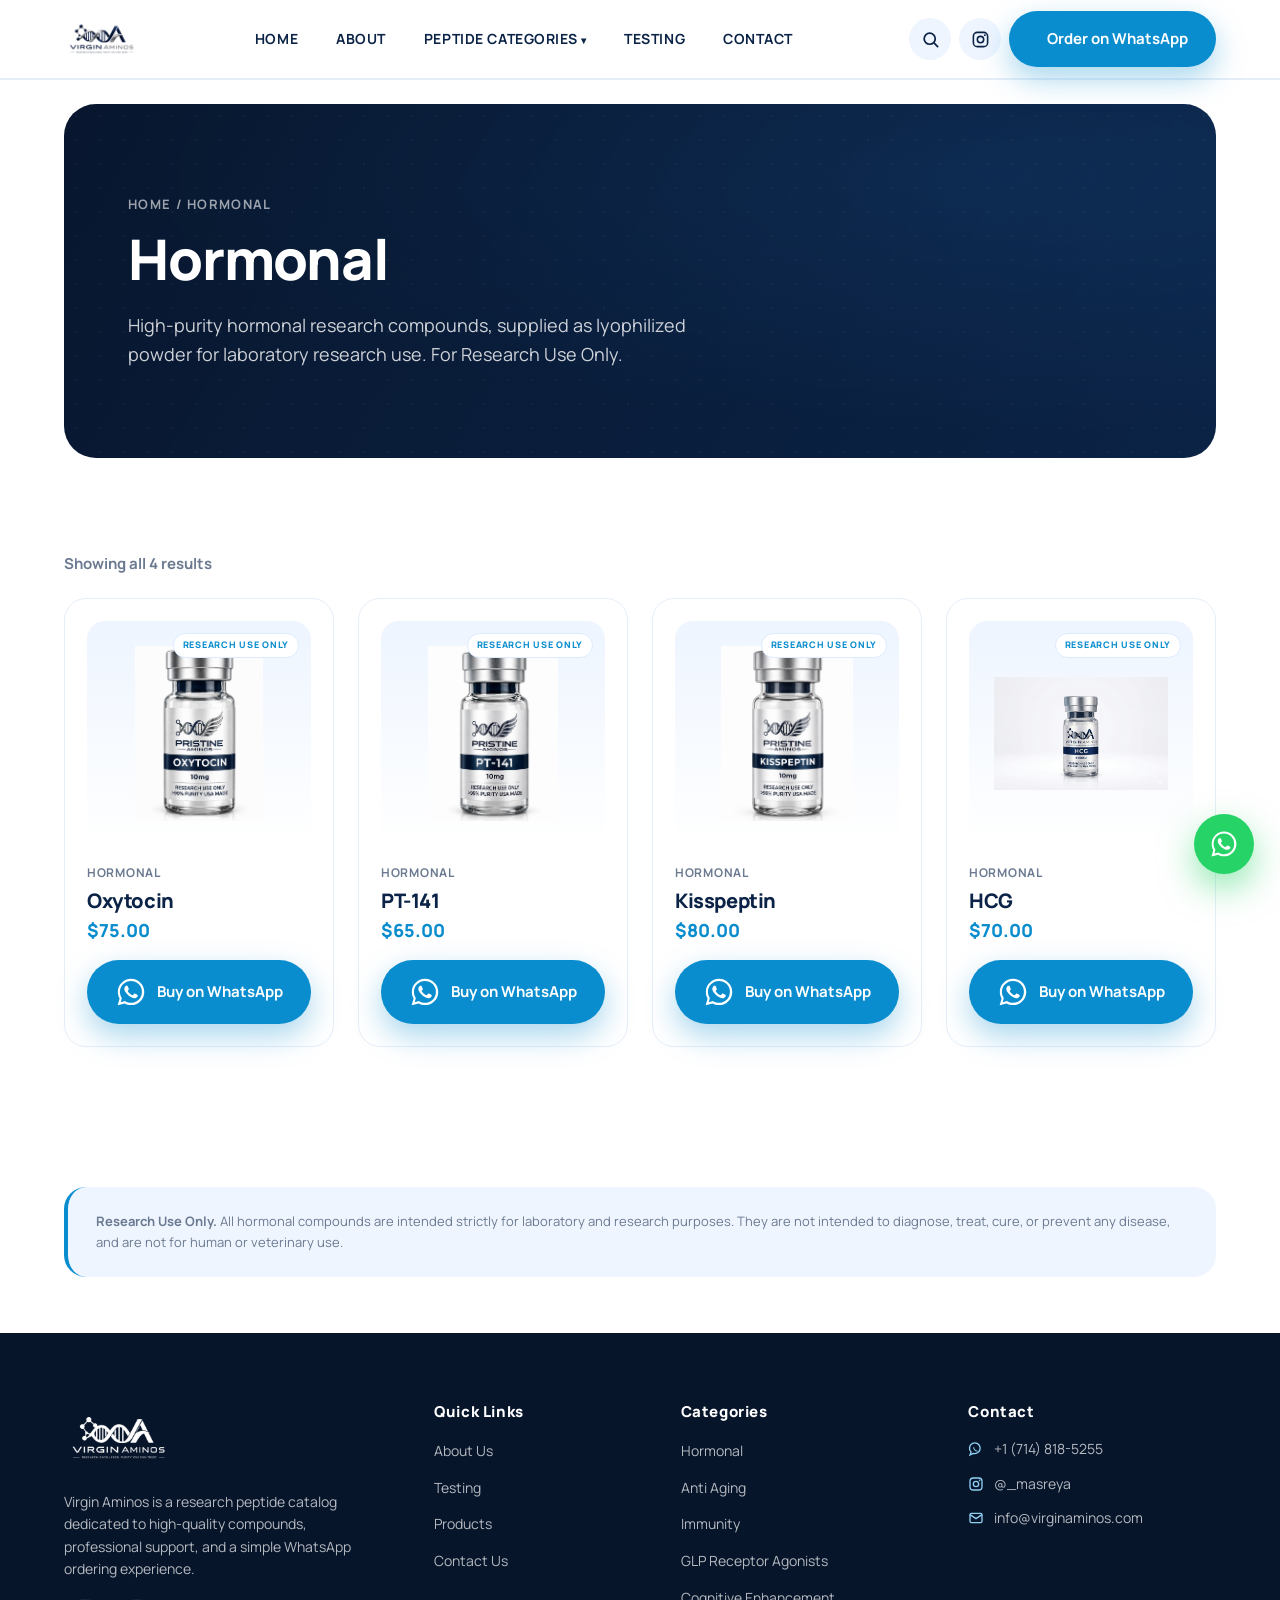
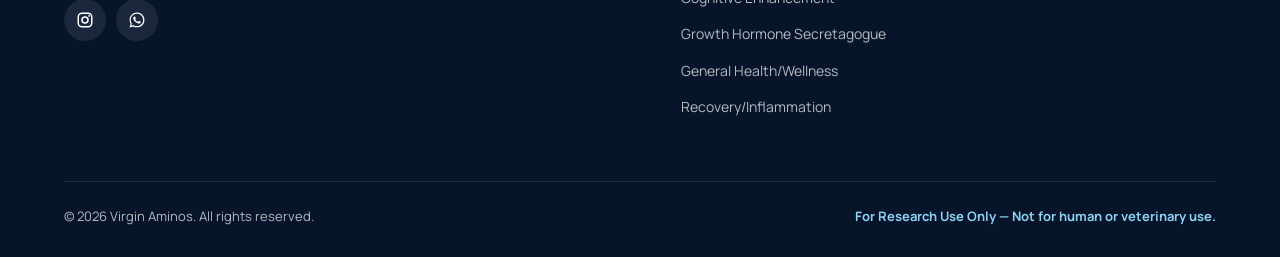
<file: hormonal.html>
<!DOCTYPE html>
<html lang="en">
<head>
  <meta charset="UTF-8">
  <meta name="viewport" content="width=device-width, initial-scale=1.0">
  <title>Hormonal — Research Peptides | Virgin Aminos</title>
  <meta name="description" content="Hormonal research peptides from Virgin Aminos — Oxytocin, PT-141, Kisspeptin, and HCG. High-purity compounds for laboratory research. For Research Use Only.">
  <link rel="preconnect" href="https://fonts.googleapis.com">
  <link rel="preconnect" href="https://fonts.gstatic.com" crossorigin>
  <link href="https://fonts.googleapis.com/css2?family=Manrope:wght@400;500;600;700;800&display=swap" rel="stylesheet">
  <link rel="stylesheet" href="assets/css/styles.css">
</head>
<body>
  <div id="site-header"></div>

  <section class="hero" style="padding-top:24px;">
    <div class="container">
      <div class="page-banner">
        <div class="breadcrumb">Home / Hormonal</div>
        <h1>Hormonal</h1>
        <p>High-purity hormonal research compounds, supplied as lyophilized powder for laboratory research use. For Research Use Only.</p>
      </div>
    </div>
  </section>

  <section class="section">
    <div class="container">
      <div class="results-count" id="resultsCount"></div>
      <div class="product-grid" id="hormonalGrid"></div>
    </div>
  </section>

  <section class="section-tight">
    <div class="container">
      <div class="disclaimer">
        <strong>Research Use Only.</strong> All hormonal compounds are intended strictly for laboratory and research purposes. They are not intended to diagnose, treat, cure, or prevent any disease, and are not for human or veterinary use.
      </div>
    </div>
  </section>

  <div id="site-footer"></div>

  <script src="assets/js/data.js"></script>
  <script src="assets/js/components.js"></script>
  <script src="assets/js/products.js"></script>
  <script>
    initShell("products");
    const list = PRODUCTS.filter(p => p.category === "Hormonal");
    document.getElementById("resultsCount").textContent =
      "Showing all " + list.length + " results";
    renderProducts(list, "hormonalGrid");
  </script>
</body>
</html>
</file>
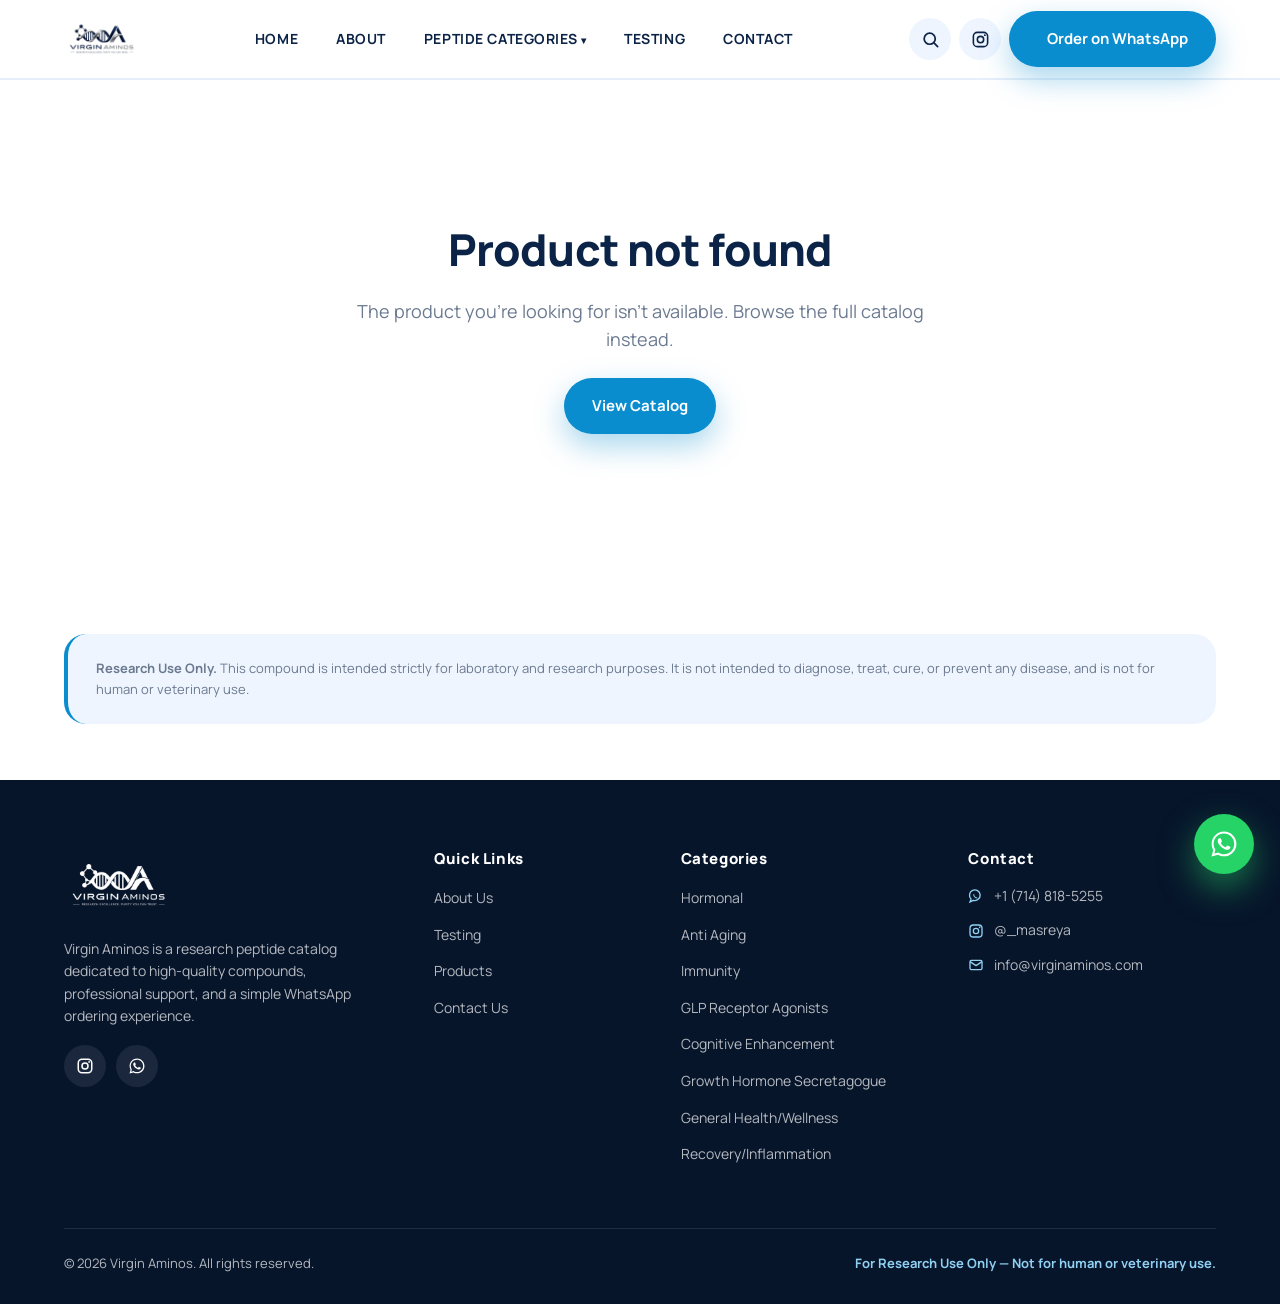
<file: product.html>
<!DOCTYPE html>
<html lang="en">
<head>
  <meta charset="UTF-8">
  <meta name="viewport" content="width=device-width, initial-scale=1.0">
  <title>Product — Virgin Aminos</title>
  <meta name="description" content="High-purity research peptide details from Virgin Aminos. For Research Use Only. Order directly on WhatsApp.">
  <link rel="preconnect" href="https://fonts.googleapis.com">
  <link rel="preconnect" href="https://fonts.gstatic.com" crossorigin>
  <link href="https://fonts.googleapis.com/css2?family=Manrope:wght@400;500;600;700;800&display=swap" rel="stylesheet">
  <link rel="stylesheet" href="assets/css/styles.css">
</head>
<body>
  <div id="site-header"></div>

  <section class="section">
    <div class="container" id="pdpRoot"></div>
  </section>

  <section class="section-tight">
    <div class="container">
      <div class="disclaimer">
        <strong>Research Use Only.</strong> This compound is intended strictly for laboratory and research purposes. It is not intended to diagnose, treat, cure, or prevent any disease, and is not for human or veterinary use.
      </div>
    </div>
  </section>

  <div id="site-footer"></div>

  <script src="assets/js/data.js"></script>
  <script src="assets/js/components.js"></script>
  <script src="assets/js/products.js"></script>
  <script src="assets/js/page-product.js"></script>
</body>
</html>
</file>
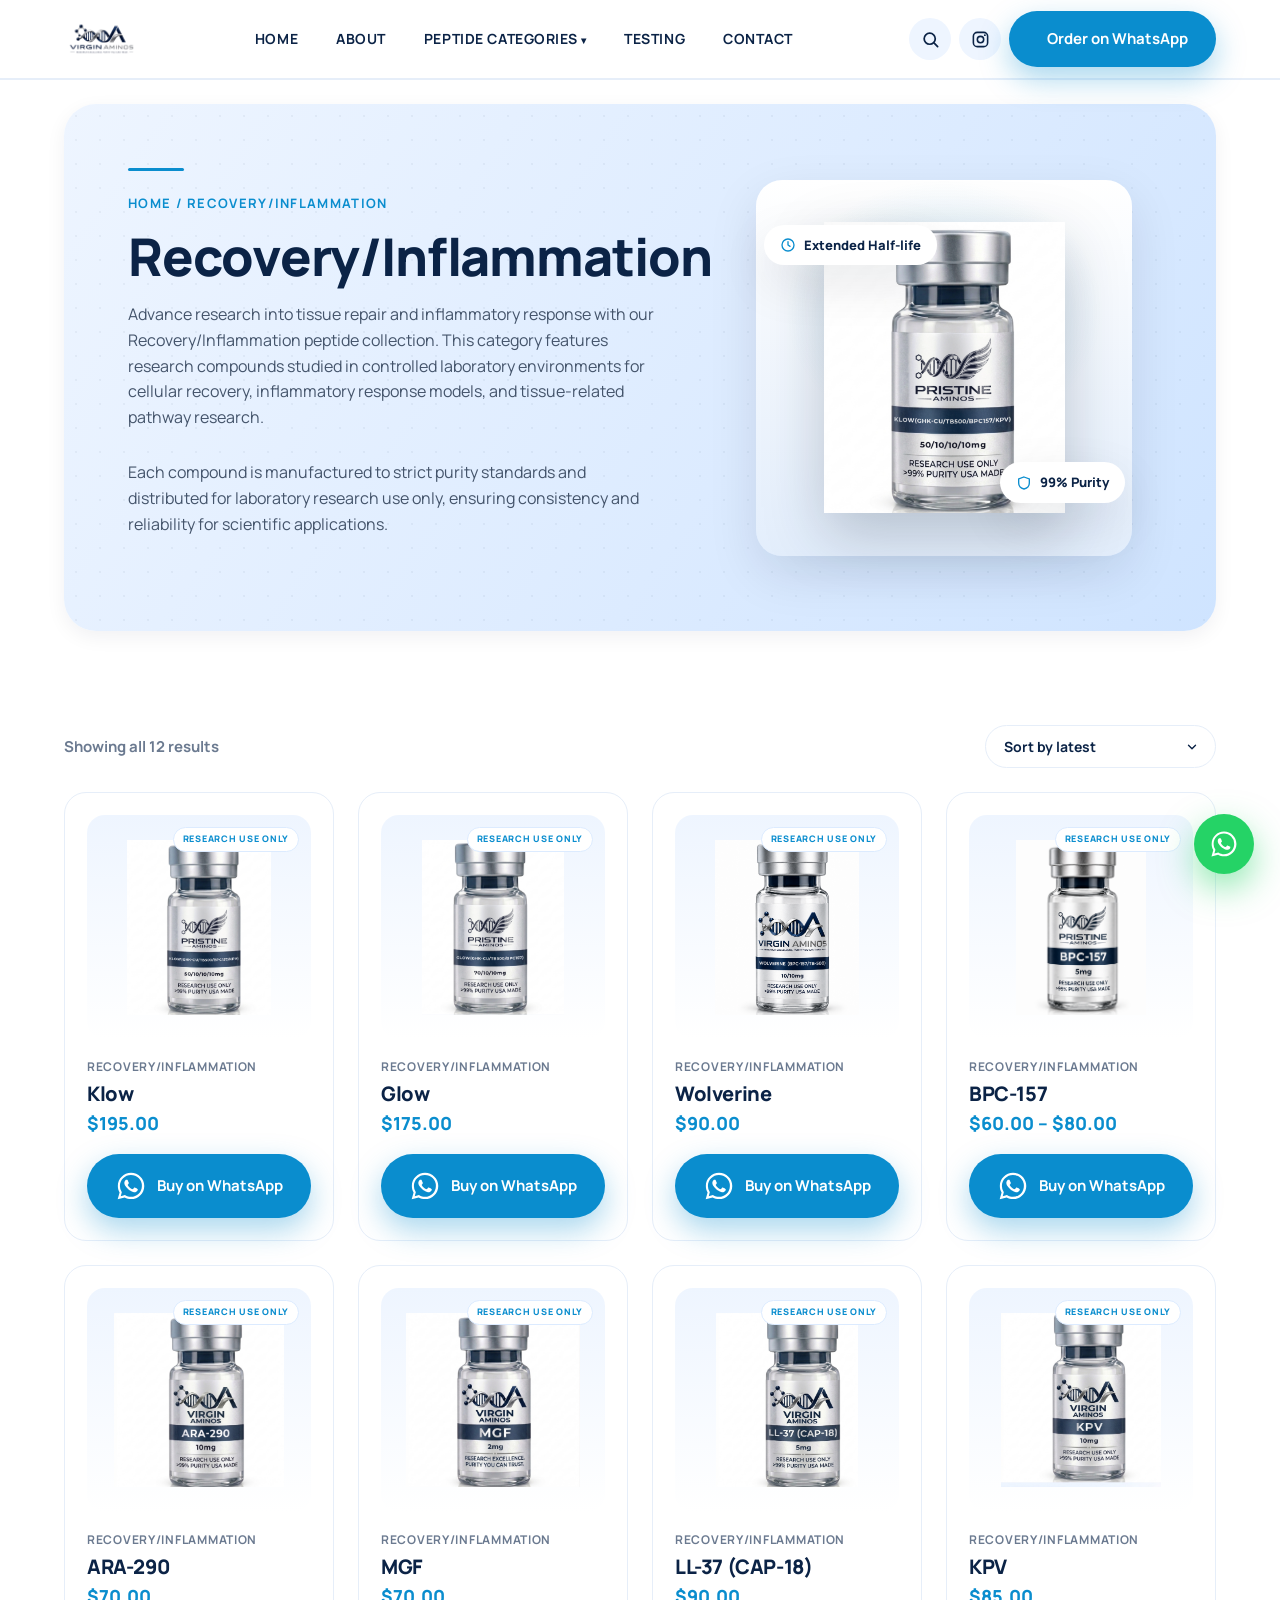
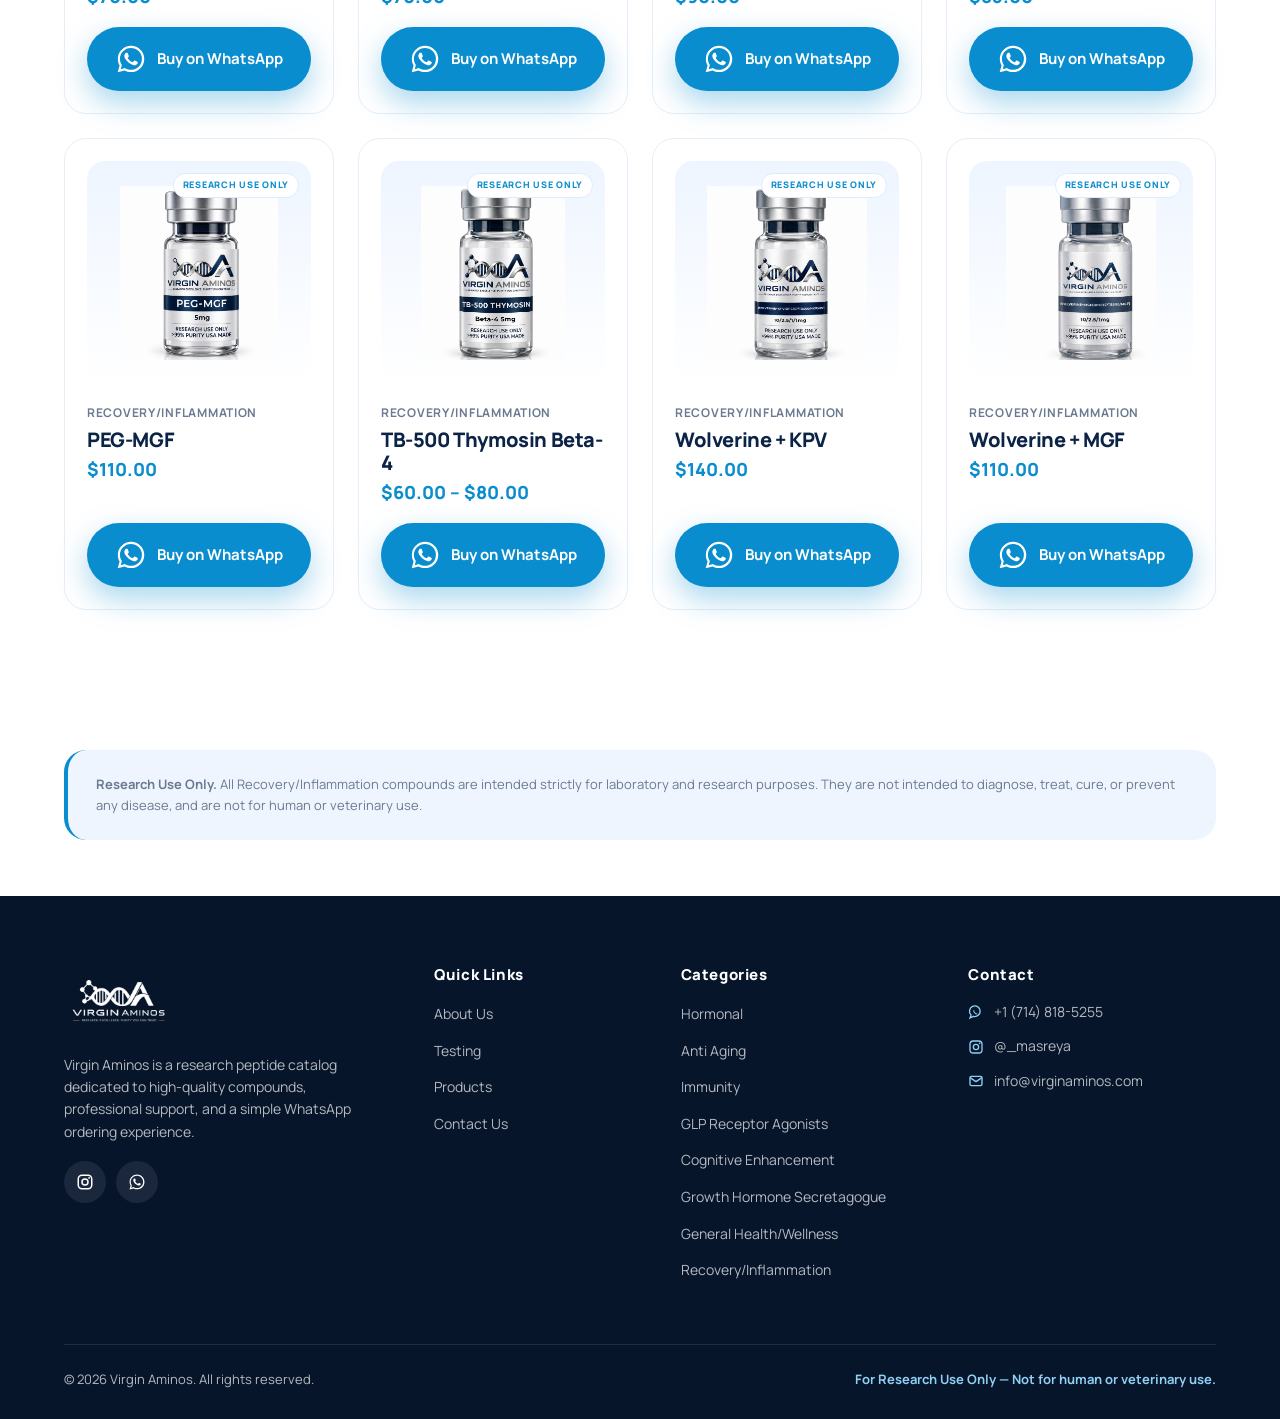
<file: recovery-inflammation.html>
<!DOCTYPE html>
<html lang="en">
<head>
  <meta charset="UTF-8">
  <meta name="viewport" content="width=device-width, initial-scale=1.0">
  <title>Recovery/Inflammation — Research Peptides | Virgin Aminos</title>
  <meta name="description" content="Recovery/Inflammation research peptides and blends from Virgin Aminos — BPC-157, TB-500, KPV, MGF, Wolverine blends and more. For Research Use Only.">
  <link rel="preconnect" href="https://fonts.googleapis.com">
  <link rel="preconnect" href="https://fonts.gstatic.com" crossorigin>
  <link href="https://fonts.googleapis.com/css2?family=Manrope:wght@400;500;600;700;800&display=swap" rel="stylesheet">
  <link rel="stylesheet" href="assets/css/styles.css">
</head>
<body>
  <div id="site-header"></div>

  <!-- HERO -->
  <section class="hero" style="padding-top:24px;">
    <div class="container">
      <div class="cat-hero">
        <div class="cat-hero-content">
          <div class="hero-line"></div>
          <div class="breadcrumb" style="color:var(--accent);">Home / Recovery/Inflammation</div>
          <h1>Recovery/Inflammation</h1>
          <p>Advance research into tissue repair and inflammatory response with our Recovery/Inflammation peptide collection. This category features research compounds studied in controlled laboratory environments for cellular recovery, inflammatory response models, and tissue-related pathway research.</p>
          <p>Each compound is manufactured to strict purity standards and distributed for laboratory research use only, ensuring consistency and reliability for scientific applications.</p>
        </div>
        <div class="cat-hero-visual">
          <span class="float-badge b1" id="badge1"></span>
          <span class="float-badge b2" id="badge2"></span>
          <div class="vial-stage" id="catVial"></div>
        </div>
      </div>
    </div>
  </section>

  <!-- PRODUCTS -->
  <section class="section">
    <div class="container">
      <div class="sort-toolbar">
        <div class="results-count" id="resultsCount"></div>
        <select class="sort-select" id="sortSelect" aria-label="Sort products">
          <option value="latest">Sort by latest</option>
          <option value="price-asc">Sort by price: low to high</option>
          <option value="price-desc">Sort by price: high to low</option>
          <option value="name">Sort by name</option>
        </select>
      </div>
      <div class="product-grid" id="catGrid"></div>
    </div>
  </section>

  <section class="section-tight">
    <div class="container">
      <div class="disclaimer">
        <strong>Research Use Only.</strong> All Recovery/Inflammation compounds are intended strictly for laboratory and research purposes. They are not intended to diagnose, treat, cure, or prevent any disease, and are not for human or veterinary use.
      </div>
    </div>
  </section>

  <div id="site-footer"></div>

  <script src="assets/js/data.js"></script>
  <script src="assets/js/components.js"></script>
  <script src="assets/js/products.js"></script>
  <script>
    initShell("products");
    const CAT = "Recovery/Inflammation";

    const lead = PRODUCTS.find(p => p.slug === "klow");
    document.getElementById("catVial").innerHTML = lead && lead.image
      ? `<img src="${lead.image}" alt="Recovery/Inflammation research peptide vial" onerror="imgFallback(this)">` : ICONS.vial;
    document.getElementById("badge1").innerHTML = ICONS.clock + "<span>Extended Half-life</span>";
    document.getElementById("badge2").innerHTML = ICONS.shield + "<span>99% Purity</span>";

    const baseList = PRODUCTS.filter(p => p.category === CAT);
    document.getElementById("resultsCount").textContent =
      baseList.length === 1 ? "Showing 1 result" : "Showing all " + baseList.length + " results";

    const priceVal = (p) => parseFloat((p.price.match(/[\d.]+/) || [0])[0]);
    function sortList(mode) {
      const list = baseList.slice();
      if (mode === "price-asc") list.sort((a, b) => priceVal(a) - priceVal(b));
      else if (mode === "price-desc") list.sort((a, b) => priceVal(b) - priceVal(a));
      else if (mode === "name") list.sort((a, b) => a.name.localeCompare(b.name));
      return list;
    }
    function render() { renderProducts(sortList(document.getElementById("sortSelect").value), "catGrid"); }
    document.getElementById("sortSelect").addEventListener("change", render);
    render();
  </script>
</body>
</html>
</file>
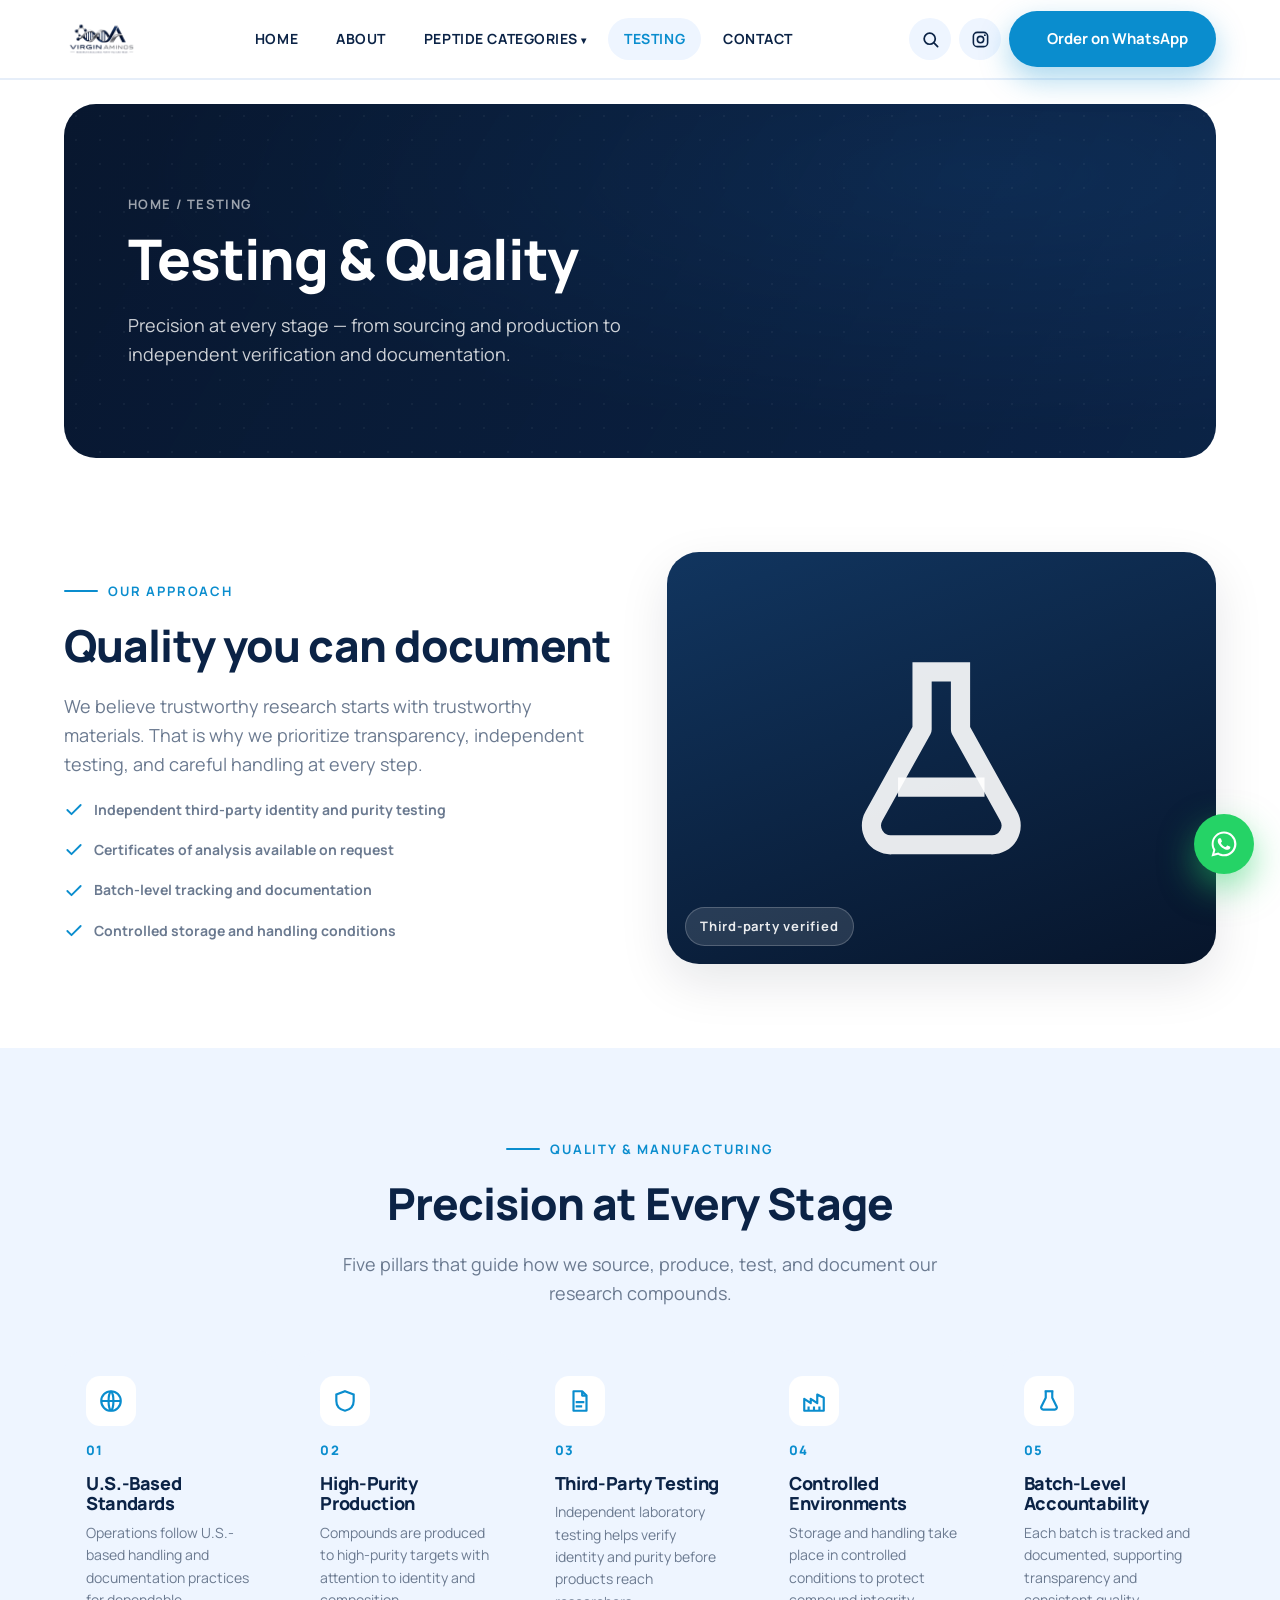
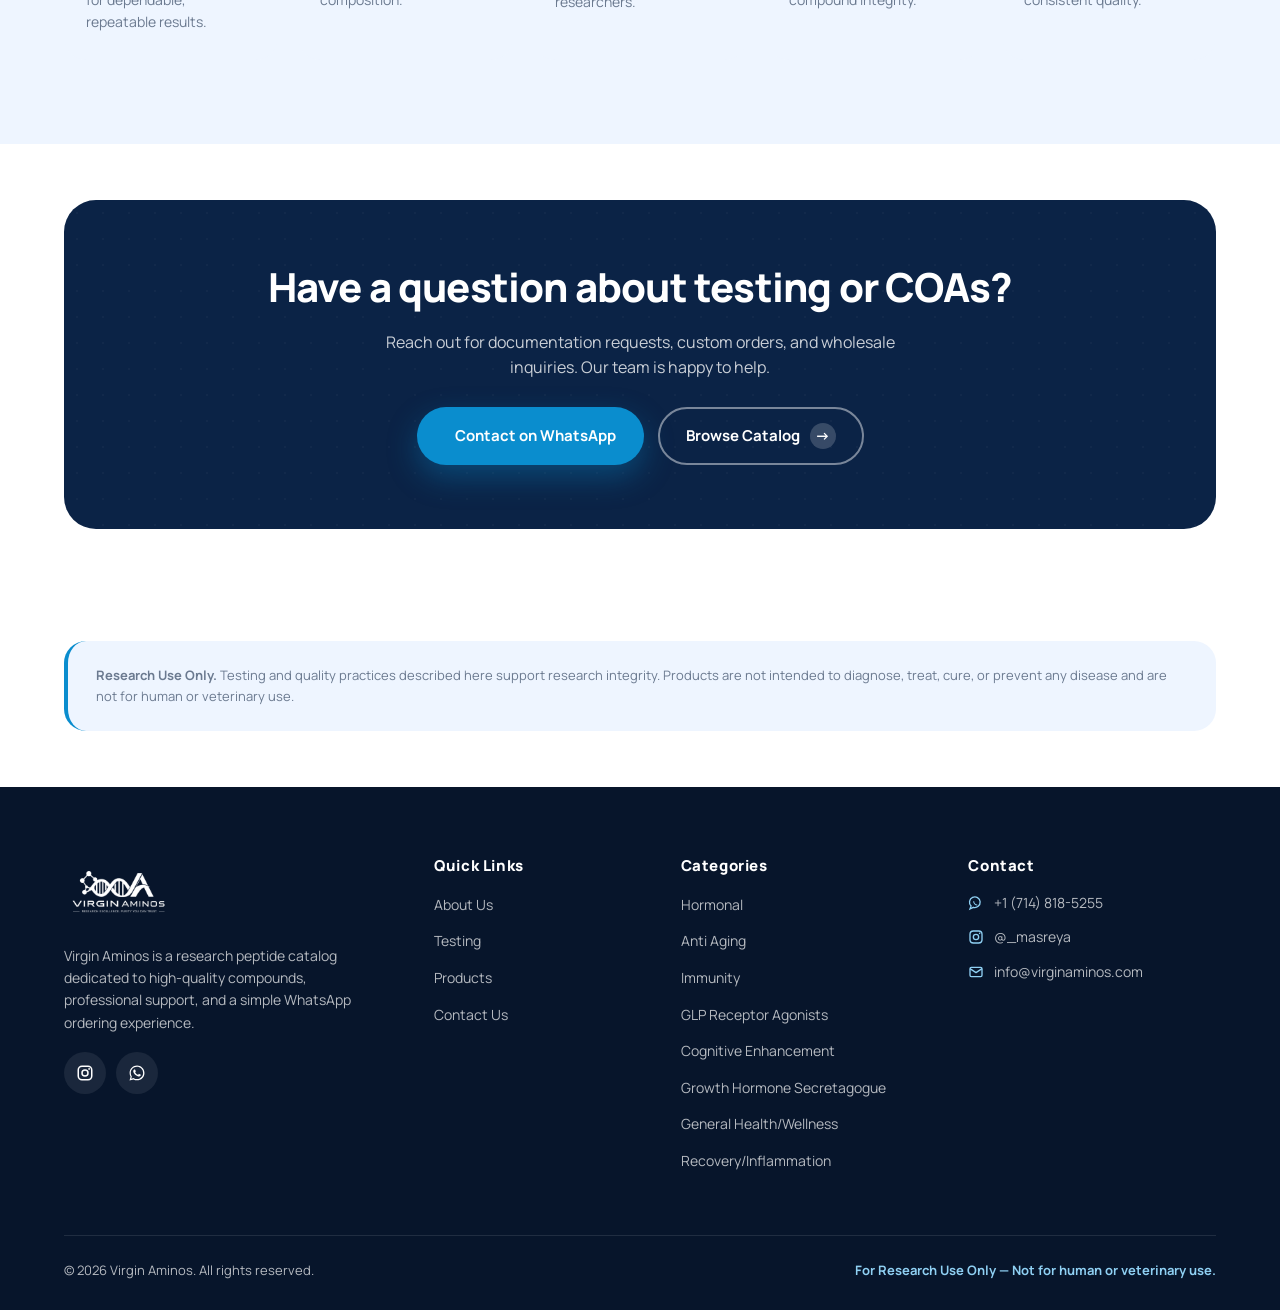
<file: testing.html>
<!DOCTYPE html>
<html lang="en">
<head>
  <meta charset="UTF-8">
  <meta name="viewport" content="width=device-width, initial-scale=1.0">
  <title>Testing &amp; Quality — Virgin Aminos</title>
  <meta name="description" content="How Virgin Aminos approaches quality: U.S.-based standards, high-purity production, third-party testing, controlled environments, and batch-level accountability.">
  <link rel="preconnect" href="https://fonts.googleapis.com">
  <link rel="preconnect" href="https://fonts.gstatic.com" crossorigin>
  <link href="https://fonts.googleapis.com/css2?family=Manrope:wght@400;500;600;700;800&display=swap" rel="stylesheet">
  <link rel="stylesheet" href="assets/css/styles.css">
</head>
<body>
  <div id="site-header"></div>

  <section class="hero" style="padding-top:24px;">
    <div class="container">
      <div class="page-banner">
        <div class="breadcrumb">Home / Testing</div>
        <h1>Testing &amp; Quality</h1>
        <p>Precision at every stage — from sourcing and production to independent verification and documentation.</p>
      </div>
    </div>
  </section>

  <section class="section">
    <div class="container two-col">
      <div>
        <span class="eyebrow">Our Approach</span>
        <h2 class="section-title">Quality you can document</h2>
        <p class="section-sub" style="margin-bottom:20px;">We believe trustworthy research starts with trustworthy materials. That is why we prioritize transparency, independent testing, and careful handling at every step.</p>
        <div class="stack-lg" id="testingList"></div>
      </div>
      <div class="media-card" id="testVisual">
        <span class="media-caption">Third-party verified</span>
      </div>
    </div>
  </section>

  <section class="section" style="background:var(--light-bg);">
    <div class="container">
      <div class="center" style="margin-bottom:42px;">
        <span class="eyebrow">Quality &amp; Manufacturing</span>
        <h2 class="section-title">Precision at Every Stage</h2>
        <p class="section-sub">Five pillars that guide how we source, produce, test, and document our research compounds.</p>
      </div>
      <div class="quality-grid" id="qualityGrid"></div>
    </div>
  </section>

  <section class="section-tight">
    <div class="container">
      <div class="cta-band">
        <h2>Have a question about testing or COAs?</h2>
        <p>Reach out for documentation requests, custom orders, and wholesale inquiries. Our team is happy to help.</p>
        <div class="cta-actions">
          <a class="btn btn-primary" id="ctaWa" href="#" target="_blank" rel="noopener">Contact on WhatsApp</a>
          <a class="btn btn-outline-white" href="products.html">Browse Catalog <span class="arrow">→</span></a>
        </div>
      </div>
    </div>
  </section>

  <section class="section-tight">
    <div class="container">
      <div class="disclaimer">
        <strong>Research Use Only.</strong> Testing and quality practices described here support research integrity. Products are not intended to diagnose, treat, cure, or prevent any disease and are not for human or veterinary use.
      </div>
    </div>
  </section>

  <div id="site-footer"></div>

  <script src="assets/js/data.js"></script>
  <script src="assets/js/components.js"></script>
  <script src="assets/js/products.js"></script>
  <script>
    initShell("testing");
    document.getElementById("testVisual").insertAdjacentHTML("afterbegin", ICONS.flask);
    renderQuality("qualityGrid");
    document.getElementById("ctaWa").href = waQuestion();
    document.getElementById("ctaWa").innerHTML = ICONS.whatsapp + " Contact on WhatsApp";
    const tl = document.getElementById("testingList");
    tl.innerHTML = [
      "Independent third-party identity and purity testing",
      "Certificates of analysis available on request",
      "Batch-level tracking and documentation",
      "Controlled storage and handling conditions",
    ].map(t => `<div class="trust-item">${ICONS.check}<span>${t}</span></div>`).join("");
  </script>
</body>
</html>
</file>
<file: assets/css/styles.css>
/* ===========================================================
   Virgin Aminos — Premium Biotech Catalog
   Design system & layout
   =========================================================== */

:root {
  --navy: #07152B;
  --deep-blue: #0B2346;
  --accent: #0A8DCE;
  --accent-dark: #086ea3;
  --light-bg: #EEF5FF;
  --soft-blue: #DCEBFF;
  --white: #ffffff;
  --ink: #0e1b2e;
  --muted: #6b7a90;
  --line: #e6eef9;

  --radius-sm: 16px;
  --radius: 22px;
  --radius-lg: 32px;
  --shadow-sm: 0 6px 20px rgba(7, 21, 43, 0.06);
  --shadow: 0 18px 50px rgba(7, 21, 43, 0.10);
  --shadow-lg: 0 30px 80px rgba(7, 21, 43, 0.18);

  --maxw: 1200px;
  --font: "Manrope", "Inter", "Poppins", -apple-system, BlinkMacSystemFont,
    "Segoe UI", Roboto, Helvetica, Arial, sans-serif;
}

* { box-sizing: border-box; }

html { scroll-behavior: smooth; }

body {
  margin: 0;
  font-family: var(--font);
  color: var(--ink);
  background: var(--white);
  line-height: 1.6;
  -webkit-font-smoothing: antialiased;
  text-rendering: optimizeLegibility;
}

img { max-width: 100%; display: block; }

a { color: inherit; text-decoration: none; }

h1, h2, h3, h4 { line-height: 1.15; margin: 0 0 .5em; color: var(--deep-blue); font-weight: 800; letter-spacing: -0.02em; }

p { margin: 0 0 1em; }

.container {
  width: 100%;
  max-width: var(--maxw);
  margin: 0 auto;
  padding: 0 24px;
}

.section { padding: 84px 0; }
.section-tight { padding: 56px 0; }

.eyebrow {
  display: inline-flex;
  align-items: center;
  gap: 10px;
  font-size: 13px;
  font-weight: 700;
  letter-spacing: .14em;
  text-transform: uppercase;
  color: var(--accent);
  margin-bottom: 18px;
}
.eyebrow::before {
  content: "";
  width: 34px;
  height: 2px;
  background: var(--accent);
  border-radius: 2px;
}

.section-title { font-size: clamp(28px, 4vw, 44px); }
.section-sub { color: var(--muted); font-size: 18px; max-width: 620px; }

.center { text-align: center; }
.center .section-sub { margin-left: auto; margin-right: auto; }

/* ---------- Buttons ---------- */
.btn {
  display: inline-flex;
  align-items: center;
  justify-content: center;
  gap: 10px;
  padding: 14px 26px;
  border-radius: 999px;
  font-weight: 700;
  font-size: 15px;
  cursor: pointer;
  border: 2px solid transparent;
  transition: transform .25s ease, box-shadow .25s ease, background .25s ease, color .25s ease, border-color .25s ease;
  white-space: nowrap;
}
.btn:hover { transform: translateY(-2px); }
.btn-primary { background: var(--accent); color: #fff; box-shadow: 0 12px 30px rgba(10, 141, 206, 0.35); }
.btn-primary:hover { background: var(--accent-dark); box-shadow: 0 16px 38px rgba(10, 141, 206, 0.45); }
.btn-navy { background: var(--deep-blue); color: #fff; }
.btn-navy:hover { background: var(--navy); }
.btn-outline-white { background: transparent; color: #fff; border-color: rgba(255,255,255,.45); }
.btn-outline-white:hover { background: rgba(255,255,255,.10); border-color: #fff; }
.btn-ghost { background: var(--soft-blue); color: var(--deep-blue); }
.btn-ghost:hover { background: #cbe1ff; }

.btn .arrow {
  width: 26px; height: 26px;
  border-radius: 50%;
  display: inline-flex; align-items: center; justify-content: center;
  background: rgba(255,255,255,.18);
  transition: transform .25s ease;
}
.btn-primary .arrow, .btn-navy .arrow { background: rgba(255,255,255,.22); }
.btn:hover .arrow { transform: translateX(3px); }

.whatsapp-ico { width: 18px; height: 18px; }

/* ===========================================================
   Header
   =========================================================== */
.site-header {
  position: sticky;
  top: 0;
  z-index: 100;
  background: rgba(255,255,255,.92);
  backdrop-filter: saturate(160%) blur(10px);
  border-bottom: 1px solid var(--line);
}
.header-inner {
  display: flex;
  align-items: center;
  justify-content: space-between;
  gap: 24px;
  height: 78px;
}
.brand { display: flex; align-items: center; gap: 12px; flex-shrink: 0; }
.brand-logo { width: 42px; height: 42px; }
.brand-logo-img { height: 48px; width: auto; display: block; }
.brand--footer .brand-logo-img { height: 70px; filter: brightness(0) invert(1); }
.brand-text { display: flex; flex-direction: column; line-height: 1; }
.brand-name { font-weight: 800; font-size: 19px; color: var(--deep-blue); letter-spacing: -0.02em; }
.brand-tag { font-size: 10px; letter-spacing: .22em; text-transform: uppercase; color: var(--accent); font-weight: 700; margin-top: 3px; }
@media (max-width: 600px) { .brand-logo-img { height: 40px; } }

.main-nav { display: flex; align-items: center; gap: 6px; }
.main-nav a, .nav-toggle {
  padding: 10px 16px;
  border-radius: 999px;
  font-weight: 700;
  font-size: 14px;
  letter-spacing: .04em;
  color: var(--deep-blue);
  text-transform: uppercase;
  transition: background .2s ease, color .2s ease;
  background: none; border: none; cursor: pointer; font-family: inherit;
}
.main-nav a:hover, .nav-toggle:hover, .main-nav a.active { background: var(--light-bg); color: var(--accent); }

/* dropdown */
.has-dropdown { position: relative; }
.dropdown {
  position: absolute;
  top: calc(100% + 14px);
  left: 50%;
  transform: translateX(-50%) translateY(8px);
  min-width: 280px;
  background: #fff;
  border: 1px solid var(--line);
  border-radius: var(--radius);
  box-shadow: var(--shadow);
  padding: 12px;
  opacity: 0;
  visibility: hidden;
  transition: opacity .22s ease, transform .22s ease, visibility .22s;
}
.has-dropdown:hover .dropdown,
.has-dropdown:focus-within .dropdown {
  opacity: 1; visibility: visible; transform: translateX(-50%) translateY(0);
}
.dropdown a {
  display: block;
  padding: 11px 16px;
  border-radius: 14px;
  font-size: 14px;
  font-weight: 600;
  text-transform: none;
  letter-spacing: 0;
  color: var(--ink);
}
.dropdown a:hover { background: var(--light-bg); color: var(--accent); }
.nav-toggle::after { content: " ▾"; font-size: 10px; }

.header-actions { display: flex; align-items: center; gap: 8px; flex-shrink: 0; }
.icon-btn {
  width: 42px; height: 42px;
  border-radius: 50%;
  display: inline-flex; align-items: center; justify-content: center;
  background: var(--light-bg);
  color: var(--deep-blue);
  border: none; cursor: pointer;
  transition: background .2s ease, transform .2s ease, color .2s;
}
.icon-btn:hover { background: var(--soft-blue); color: var(--accent); transform: translateY(-2px); }
.icon-btn svg { width: 19px; height: 19px; }

.header-order { display: inline-flex; }

.hamburger { display: none; }

/* search bar overlay */
.search-bar {
  border-top: 1px solid var(--line);
  background: #fff;
  max-height: 0;
  overflow: hidden;
  transition: max-height .3s ease;
}
.search-bar.open { max-height: 120px; }
.search-bar-inner { display: flex; gap: 12px; padding: 18px 0; }
.search-bar input {
  flex: 1;
  padding: 14px 20px;
  border-radius: 999px;
  border: 1px solid var(--line);
  background: var(--light-bg);
  font-size: 15px; font-family: inherit;
  outline: none;
}
.search-bar input:focus { border-color: var(--accent); }

/* mobile drawer */
.mobile-drawer {
  position: fixed;
  inset: 0;
  z-index: 200;
  background: rgba(7,21,43,.45);
  opacity: 0; visibility: hidden;
  transition: opacity .3s ease, visibility .3s;
}
.mobile-drawer.open { opacity: 1; visibility: visible; }
.drawer-panel {
  position: absolute;
  top: 0; right: 0;
  height: 100%;
  width: min(360px, 86vw);
  background: #fff;
  padding: 26px 22px;
  transform: translateX(100%);
  transition: transform .3s ease;
  overflow-y: auto;
}
.mobile-drawer.open .drawer-panel { transform: translateX(0); }
.drawer-head { display: flex; align-items: center; justify-content: space-between; margin-bottom: 24px; }
.drawer-nav a { display: block; padding: 14px 12px; border-radius: 14px; font-weight: 700; color: var(--deep-blue); border-bottom: 1px solid var(--line); }
.drawer-nav a:hover { background: var(--light-bg); color: var(--accent); }
.drawer-sub { padding-left: 14px; }
.drawer-sub a { font-weight: 600; font-size: 14px; border-bottom: none; padding: 9px 12px; color: var(--muted); }
.drawer-actions { display: flex; gap: 10px; margin-top: 22px; }

/* ===========================================================
   Hero
   =========================================================== */
.hero { padding: 28px 0 10px; }
.hero-card {
  background: radial-gradient(120% 140% at 80% 0%, #143a66 0%, var(--deep-blue) 38%, var(--navy) 100%);
  border-radius: var(--radius-lg);
  padding: clamp(36px, 5vw, 72px);
  display: grid;
  grid-template-columns: 1.05fr .95fr;
  gap: 40px;
  align-items: center;
  color: #fff;
  position: relative;
  overflow: hidden;
  box-shadow: var(--shadow-lg);
}
.hero-card::before {
  content: "";
  position: absolute; inset: 0;
  background-image: radial-gradient(rgba(255,255,255,.06) 1px, transparent 1px);
  background-size: 26px 26px;
  opacity: .5;
  pointer-events: none;
}
.hero-content { position: relative; z-index: 1; }
.hero-line { width: 56px; height: 3px; background: var(--accent); border-radius: 3px; margin-bottom: 22px; }
.hero h1 {
  color: #fff;
  font-size: clamp(34px, 5vw, 58px);
  line-height: 1.05;
  margin-bottom: 22px;
}
.hero h1 span { color: #8fd0f3; }
.hero p { color: rgba(255,255,255,.78); font-size: 18px; max-width: 480px; margin-bottom: 30px; }
.hero-badges { display: flex; gap: 22px; margin-top: 30px; flex-wrap: wrap; }
.hero-badge { display: flex; flex-direction: column; }
.hero-badge b { font-size: 24px; color: #fff; }
.hero-badge span { font-size: 12px; color: rgba(255,255,255,.6); text-transform: uppercase; letter-spacing: .1em; }

.hero-visual { position: relative; z-index: 1; display: flex; justify-content: center; }
.vial-stage {
  width: 100%;
  max-width: 420px;
  aspect-ratio: 1/1;
  border-radius: 26px;
  background:
    radial-gradient(60% 50% at 50% 35%, rgba(143,208,243,.28), transparent 70%),
    linear-gradient(180deg, rgba(255,255,255,.06), rgba(0,0,0,.25));
  display: flex; align-items: center; justify-content: center;
  position: relative;
}
.vial-stage::after {
  content: "";
  position: absolute;
  bottom: 14%;
  left: 50%; transform: translateX(-50%);
  width: 62%; height: 26px;
  background: radial-gradient(closest-side, rgba(0,0,0,.55), transparent);
  border-radius: 50%;
  filter: blur(4px);
}
.vial-stage img, .vial-stage svg { width: 56%; position: relative; z-index: 1; filter: drop-shadow(0 20px 30px rgba(0,0,0,.4)); }
.vial-stage .hero-logo-img { width: 84%; filter: brightness(0) invert(1) drop-shadow(0 16px 28px rgba(0,0,0,.45)); }
#heroVial::after { display: none; }

.research-note {
  display: inline-flex; align-items: center; gap: 8px;
  font-size: 12px; font-weight: 700; letter-spacing: .08em; text-transform: uppercase;
  color: #8fd0f3;
  background: rgba(143,208,243,.12);
  border: 1px solid rgba(143,208,243,.25);
  padding: 7px 14px; border-radius: 999px;
  margin-bottom: 22px;
}

/* trust strip */
.trust-strip {
  display: flex; flex-wrap: wrap; justify-content: center; gap: 14px 38px;
  padding: 26px 0;
}
.trust-item { display: flex; align-items: center; gap: 10px; color: var(--muted); font-weight: 700; font-size: 14px; }
.trust-item svg { width: 20px; height: 20px; color: var(--accent); }

/* ===========================================================
   Products
   =========================================================== */
.products-toolbar {
  display: flex; align-items: center; justify-content: space-between;
  gap: 18px; flex-wrap: wrap; margin-bottom: 28px;
}
.filter-pills { display: flex; flex-wrap: wrap; gap: 10px; }
.filter-pill {
  padding: 9px 16px; border-radius: 999px;
  border: 1px solid var(--line); background: #fff;
  font-size: 13px; font-weight: 700; color: var(--deep-blue);
  cursor: pointer; transition: all .2s ease; font-family: inherit;
}
.filter-pill:hover { border-color: var(--accent); color: var(--accent); }
.filter-pill.active { background: var(--deep-blue); color: #fff; border-color: var(--deep-blue); }

.product-search {
  position: relative;
}
.product-search input {
  padding: 12px 18px 12px 42px;
  border-radius: 999px; border: 1px solid var(--line);
  background: var(--light-bg); font-family: inherit; font-size: 14px;
  width: 240px; outline: none;
}
.product-search input:focus { border-color: var(--accent); }
.product-search svg { position: absolute; left: 16px; top: 50%; transform: translateY(-50%); width: 16px; height: 16px; color: var(--muted); }

.product-grid {
  display: grid;
  grid-template-columns: repeat(4, 1fr);
  gap: 24px;
}
.product-card {
  background: #fff;
  border: 1px solid var(--line);
  border-radius: var(--radius);
  padding: 22px;
  display: flex; flex-direction: column;
  transition: transform .3s ease, box-shadow .3s ease, border-color .3s ease;
}
.product-card:hover { transform: translateY(-8px); box-shadow: var(--shadow); border-color: transparent; }
.product-media {
  background: linear-gradient(180deg, var(--light-bg), #fff);
  border-radius: 18px;
  aspect-ratio: 1/1;
  display: flex; align-items: center; justify-content: center;
  margin-bottom: 18px;
  position: relative;
  overflow: hidden;
}
.product-media svg { width: 46%; transition: transform .4s ease; }
.product-media img { width: 78%; height: 78%; object-fit: contain; transition: transform .4s ease; }
.product-card:hover .product-media svg, .product-card:hover .product-media img { transform: translateY(-4px) scale(1.04); }
a.product-media { cursor: pointer; }
.product-name a { color: inherit; transition: color .2s ease; }
.product-name a:hover { color: var(--accent); }

/* results count */
.results-count { color: var(--muted); font-weight: 700; font-size: 15px; margin-bottom: 22px; }

/* ===========================================================
   Category soft-blue hero (Immunity)
   =========================================================== */
.cat-hero {
  background: linear-gradient(125deg, var(--light-bg) 0%, var(--soft-blue) 60%, #cfe4ff 100%);
  border-radius: var(--radius-lg);
  padding: clamp(34px, 5vw, 64px);
  display: grid;
  grid-template-columns: 1.05fr .95fr;
  gap: 44px;
  align-items: center;
  position: relative;
  overflow: hidden;
  box-shadow: var(--shadow-sm);
}
.cat-hero::before {
  content: "";
  position: absolute; inset: 0;
  background-image: radial-gradient(rgba(11,35,70,.06) 1px, transparent 1px);
  background-size: 24px 24px;
  opacity: .8;
  pointer-events: none;
}
.cat-hero-content { position: relative; z-index: 1; }
.cat-hero .hero-line { background: var(--accent); }
.cat-hero h1 { color: var(--deep-blue); font-size: clamp(32px, 5vw, 52px); margin-bottom: 18px; }
.cat-hero p { color: #44546b; font-size: 16px; max-width: 540px; }
.cat-hero-visual { position: relative; z-index: 1; display: flex; justify-content: center; }
.cat-hero-visual .vial-stage {
  background:
    radial-gradient(60% 50% at 50% 35%, rgba(10,141,206,.18), transparent 70%),
    linear-gradient(180deg, #ffffff, #e3eefc);
  box-shadow: var(--shadow);
}
.cat-hero-visual .vial-stage::after { background: radial-gradient(closest-side, rgba(11,35,70,.20), transparent); }
.cat-hero-visual .vial-stage img { width: 64%; filter: drop-shadow(0 22px 30px rgba(7,21,43,.22)); }
.float-badge {
  position: absolute;
  display: inline-flex; align-items: center; gap: 8px;
  background: #fff;
  color: var(--deep-blue);
  font-weight: 800; font-size: 13px;
  padding: 10px 16px;
  border-radius: 999px;
  box-shadow: var(--shadow);
  z-index: 2;
}
.float-badge svg { width: 16px; height: 16px; color: var(--accent); }
.float-badge.b1 { top: 12%; left: 2%; }
.float-badge.b2 { bottom: 14%; right: 2%; }

/* sort toolbar */
.sort-toolbar { display: flex; align-items: center; justify-content: space-between; gap: 16px; flex-wrap: wrap; margin-bottom: 24px; }
.sort-toolbar .results-count { margin-bottom: 0; }
.sort-select {
  appearance: none;
  padding: 11px 40px 11px 18px;
  border-radius: 999px;
  border: 1px solid var(--line);
  background: #fff url("data:image/svg+xml,%3Csvg xmlns='http://www.w3.org/2000/svg' width='14' height='14' viewBox='0 0 24 24' fill='none' stroke='%230B2346' stroke-width='2.4' stroke-linecap='round' stroke-linejoin='round'%3E%3Cpath d='M6 9l6 6 6-6'/%3E%3C/svg%3E") no-repeat right 16px center;
  font-family: inherit; font-size: 14px; font-weight: 700; color: var(--deep-blue);
  cursor: pointer; outline: none;
}
.sort-select:focus { border-color: var(--accent); }

@media (max-width: 880px) {
  .cat-hero { grid-template-columns: 1fr; }
  .cat-hero-visual { order: 2; }
  .float-badge.b1 { left: 4%; }
  .float-badge.b2 { right: 4%; }
}

/* ===========================================================
   Product detail page
   =========================================================== */
.pdp { display: grid; grid-template-columns: 1fr 1fr; gap: 50px; align-items: start; }
.pdp-media {
  background: linear-gradient(180deg, var(--light-bg), #fff);
  border: 1px solid var(--line);
  border-radius: var(--radius-lg);
  padding: 36px;
  display: flex; align-items: center; justify-content: center;
  position: relative;
  min-height: 420px;
}
.pdp-media .ruo-tag { top: 18px; right: 18px; }
.pdp-media img { max-height: 480px; width: auto; object-fit: contain; filter: drop-shadow(0 24px 36px rgba(7,21,43,.18)); }
.pdp-media svg { width: 220px; height: auto; }
.pdp-info .product-cat { font-size: 13px; }
.pdp-info h1 { font-size: clamp(28px, 4vw, 42px); margin: 8px 0 6px; }
.pdp-size { display: inline-block; font-size: 13px; font-weight: 700; color: var(--deep-blue); background: var(--light-bg); padding: 6px 14px; border-radius: 999px; margin-bottom: 18px; }
.pdp-price { font-size: 30px; font-weight: 800; color: var(--accent); margin: 6px 0 18px; }
.pdp-desc { color: var(--muted); font-size: 16px; margin-bottom: 22px; }
.pdp-bullets { list-style: none; margin: 0 0 26px; padding: 0; }
.pdp-bullets li { display: flex; align-items: flex-start; gap: 12px; margin-bottom: 12px; font-weight: 600; color: var(--ink); }
.pdp-bullets li svg { width: 20px; height: 20px; color: var(--accent); flex-shrink: 0; margin-top: 2px; }
.size-label { font-size: 13px; font-weight: 700; color: var(--muted); text-transform: uppercase; letter-spacing: .06em; margin-bottom: 10px; }
.size-options { display: flex; gap: 10px; flex-wrap: wrap; margin-bottom: 10px; }
.size-pill {
  padding: 11px 20px; border-radius: 999px; border: 1px solid var(--line);
  background: #fff; font-weight: 700; cursor: pointer; font-family: inherit;
  color: var(--deep-blue); transition: all .2s ease;
}
.size-pill:hover { border-color: var(--accent); color: var(--accent); }
.size-pill.active { background: var(--deep-blue); color: #fff; border-color: var(--deep-blue); }
.size-hint { font-size: 13px; color: var(--accent); font-weight: 700; margin-bottom: 16px; }
.btn.is-disabled { opacity: .45; pointer-events: none; cursor: not-allowed; box-shadow: none; }
.pdp-buy { display: flex; align-items: center; gap: 14px; flex-wrap: wrap; margin-bottom: 22px; }
.qty {
  display: inline-flex; align-items: center;
  border: 1px solid var(--line); border-radius: 999px; overflow: hidden; background: #fff;
}
.qty button { width: 44px; height: 48px; border: none; background: var(--light-bg); color: var(--deep-blue); font-size: 20px; cursor: pointer; transition: background .2s; }
.qty button:hover { background: var(--soft-blue); }
.qty input { width: 52px; height: 48px; border: none; text-align: center; font-family: inherit; font-size: 16px; font-weight: 700; color: var(--ink); outline: none; -moz-appearance: textfield; }
.qty input::-webkit-outer-spin-button, .qty input::-webkit-inner-spin-button { -webkit-appearance: none; margin: 0; }
.pdp-buy .btn { flex: 1; min-width: 220px; }
.addon {
  display: flex; align-items: center; gap: 12px;
  background: var(--light-bg);
  border: 1px solid var(--line);
  border-radius: 14px;
  padding: 14px 18px;
  margin-bottom: 18px;
  cursor: pointer;
  transition: border-color .2s ease, background .2s ease;
}
.addon:hover { border-color: var(--accent); }
.addon input { width: 20px; height: 20px; accent-color: var(--accent); cursor: pointer; flex-shrink: 0; }
.addon-text { font-size: 14px; font-weight: 600; color: var(--deep-blue); }
.addon-text b { color: var(--accent); }
.pdp-notes { display: flex; flex-direction: column; gap: 12px; }
.pdp-note { display: flex; align-items: center; gap: 10px; font-size: 14px; font-weight: 600; color: var(--deep-blue); background: var(--light-bg); border-radius: 14px; padding: 12px 16px; }
.pdp-note svg { width: 18px; height: 18px; color: var(--accent); flex-shrink: 0; }
@media (max-width: 880px) {
  .pdp { grid-template-columns: 1fr; gap: 30px; }
  .pdp-media { min-height: 320px; }
}
.ruo-tag {
  position: absolute; top: 12px; right: 12px;
  font-size: 9px; font-weight: 800; letter-spacing: .08em; text-transform: uppercase;
  color: var(--accent); background: #fff; border: 1px solid var(--soft-blue);
  padding: 4px 9px; border-radius: 999px;
}
.product-cat { font-size: 12px; color: var(--muted); font-weight: 700; text-transform: uppercase; letter-spacing: .06em; }
.product-name { font-size: 20px; font-weight: 800; color: var(--deep-blue); margin: 6px 0 4px; }
.product-price { font-size: 18px; font-weight: 800; color: var(--accent); margin-bottom: 16px; }
.product-card .btn { width: 100%; margin-top: auto; }

.no-results { text-align: center; color: var(--muted); padding: 60px 0; font-weight: 600; grid-column: 1/-1; }

/* ===========================================================
   Category showcase carousel
   =========================================================== */
.showcase {
  background: var(--light-bg);
  border-radius: var(--radius-lg);
}
.showcase-head { display: flex; align-items: flex-end; justify-content: space-between; gap: 20px; flex-wrap: wrap; margin-bottom: 30px; }
.carousel-controls { display: flex; gap: 10px; }
.carousel-arrow {
  width: 48px; height: 48px; border-radius: 50%;
  border: 1px solid var(--soft-blue); background: #fff; color: var(--deep-blue);
  cursor: pointer; display: inline-flex; align-items: center; justify-content: center;
  transition: all .2s ease;
}
.carousel-arrow:hover { background: var(--accent); color: #fff; border-color: var(--accent); }
.carousel-arrow svg { width: 18px; height: 18px; }

.carousel-track {
  display: flex; gap: 22px; overflow-x: auto; scroll-behavior: smooth;
  padding-bottom: 10px;
  scrollbar-width: none;
}
.carousel-track::-webkit-scrollbar { display: none; }
.cat-card {
  flex: 0 0 300px;
  background: #fff;
  border-radius: var(--radius);
  padding: 28px;
  box-shadow: var(--shadow-sm);
  transition: transform .3s ease, box-shadow .3s ease;
}
.cat-card:hover { transform: translateY(-6px); box-shadow: var(--shadow); }
.cat-icon {
  width: 58px; height: 58px; border-radius: 16px;
  background: var(--light-bg); color: var(--accent);
  display: flex; align-items: center; justify-content: center; margin-bottom: 18px;
}
.cat-icon svg { width: 28px; height: 28px; }
.cat-card h3 { font-size: 20px; margin-bottom: 8px; }
.cat-card p { color: var(--muted); font-size: 14px; margin-bottom: 16px; }
.cat-card .cat-link { color: var(--accent); font-weight: 700; font-size: 14px; display: inline-flex; gap: 6px; align-items: center; }

/* ===========================================================
   Page banners (about/testing/blog)
   =========================================================== */
.page-banner {
  border-radius: var(--radius-lg);
  background:
    linear-gradient(120deg, rgba(7,21,43,.86), rgba(11,35,70,.78)),
    radial-gradient(120% 120% at 80% 20%, #1c5da3, transparent 60%),
    var(--deep-blue);
  color: #fff;
  padding: clamp(48px, 7vw, 96px) clamp(28px, 5vw, 64px);
  position: relative; overflow: hidden;
}
.page-banner::before {
  content: ""; position: absolute; inset: 0;
  background-image: radial-gradient(rgba(255,255,255,.07) 1px, transparent 1px);
  background-size: 24px 24px; opacity: .6;
}
.page-banner h1 { color: #fff; font-size: clamp(34px, 5vw, 56px); position: relative; }
.page-banner p { color: rgba(255,255,255,.8); max-width: 560px; position: relative; font-size: 18px; margin: 0; }
.breadcrumb { position: relative; color: rgba(255,255,255,.6); font-size: 13px; font-weight: 700; letter-spacing: .1em; text-transform: uppercase; margin-bottom: 16px; }

/* two-column */
.two-col { display: grid; grid-template-columns: 1fr 1fr; gap: 54px; align-items: center; }
.media-card {
  border-radius: var(--radius-lg);
  overflow: hidden;
  box-shadow: var(--shadow);
  background: linear-gradient(160deg, #11355f, var(--navy));
  aspect-ratio: 4/3;
  display: flex; align-items: center; justify-content: center;
  color: rgba(255,255,255,.9);
  position: relative;
}
.media-card svg { width: 42%; }
.media-card .media-caption {
  position: absolute; bottom: 18px; left: 18px;
  font-size: 13px; font-weight: 700; letter-spacing: .06em;
  background: rgba(255,255,255,.12); border: 1px solid rgba(255,255,255,.2);
  padding: 8px 14px; border-radius: 999px;
}

/* ===========================================================
   Quality cards
   =========================================================== */
.quality-grid {
  display: grid;
  grid-template-columns: repeat(5, 1fr);
  gap: 20px;
}
.quality-card {
  background: var(--light-bg);
  border-radius: var(--radius);
  padding: 26px 22px;
  transition: transform .3s ease, box-shadow .3s ease;
}
.quality-card:hover { transform: translateY(-6px); box-shadow: var(--shadow); }
.quality-num { font-size: 13px; font-weight: 800; color: var(--accent); letter-spacing: .1em; }
.quality-card h3 { font-size: 18px; margin: 12px 0 8px; }
.quality-card p { color: var(--muted); font-size: 14px; margin: 0; }
.quality-icon { width: 50px; height: 50px; border-radius: 14px; background: #fff; color: var(--accent); display: flex; align-items: center; justify-content: center; margin-bottom: 14px; }
.quality-icon svg { width: 26px; height: 26px; }

/* ===========================================================
   Shipping & support dark card
   =========================================================== */
.support-card {
  background: radial-gradient(120% 130% at 85% 10%, #143a66, var(--deep-blue) 45%, var(--navy));
  border-radius: var(--radius-lg);
  color: #fff;
  padding: clamp(36px, 5vw, 64px);
  display: grid;
  grid-template-columns: 1.1fr .9fr;
  gap: 40px;
  align-items: center;
  position: relative; overflow: hidden;
  box-shadow: var(--shadow-lg);
}
.support-card::before {
  content: ""; position: absolute; inset: 0;
  background-image: radial-gradient(rgba(255,255,255,.06) 1px, transparent 1px);
  background-size: 26px 26px; opacity: .5;
}
.support-card h2 { color: #fff; position: relative; }
.support-card p { color: rgba(255,255,255,.78); position: relative; }
.support-contacts { position: relative; display: flex; flex-direction: column; gap: 14px; margin: 26px 0; }
.support-contact { display: flex; align-items: center; gap: 14px; }
.support-contact .c-ico { width: 46px; height: 46px; border-radius: 14px; background: rgba(255,255,255,.1); display: flex; align-items: center; justify-content: center; flex-shrink: 0; }
.support-contact .c-ico svg { width: 20px; height: 20px; color: #8fd0f3; }
.support-contact b { display: block; font-size: 16px; }
.support-contact span { font-size: 13px; color: rgba(255,255,255,.6); }
.support-actions { position: relative; }

/* info/contact grid */
.contact-grid { display: grid; grid-template-columns: repeat(3,1fr); gap: 22px; }
.contact-tile {
  background: #fff; border: 1px solid var(--line); border-radius: var(--radius);
  padding: 30px 26px; transition: transform .3s, box-shadow .3s;
}
.contact-tile:hover { transform: translateY(-6px); box-shadow: var(--shadow); }
.contact-tile .c-ico { width: 54px; height: 54px; border-radius: 16px; background: var(--light-bg); color: var(--accent); display: flex; align-items: center; justify-content: center; margin-bottom: 16px; }
.contact-tile .c-ico svg { width: 26px; height: 26px; }
.contact-tile h3 { font-size: 18px; margin-bottom: 6px; }
.contact-tile p { color: var(--muted); font-size: 15px; margin: 0; }
.contact-tile a { color: var(--accent); font-weight: 700; }

/* ===========================================================
   Blog
   =========================================================== */
.blog-grid { display: grid; grid-template-columns: repeat(3,1fr); gap: 24px; }
.blog-card { background:#fff; border:1px solid var(--line); border-radius: var(--radius); overflow:hidden; transition: transform .3s, box-shadow .3s; }
.blog-card:hover { transform: translateY(-6px); box-shadow: var(--shadow); }
.blog-thumb { aspect-ratio: 16/10; background: linear-gradient(160deg,#11355f,var(--navy)); display:flex; align-items:center; justify-content:center; }
.blog-thumb svg { width: 30%; color: rgba(255,255,255,.8); }
.blog-body { padding: 24px; }
.blog-body .tag { font-size:12px; font-weight:700; color: var(--accent); text-transform: uppercase; letter-spacing:.06em; }
.blog-body h3 { font-size: 19px; margin: 8px 0; }
.blog-body p { color: var(--muted); font-size: 14px; margin-bottom: 12px; }
.blog-body .meta { font-size: 13px; color: var(--muted); }

/* ===========================================================
   CTA band
   =========================================================== */
.cta-band {
  background: var(--deep-blue);
  border-radius: var(--radius-lg);
  padding: clamp(40px,5vw,64px);
  text-align: center;
  color: #fff;
  position: relative; overflow: hidden;
}
.cta-band::before { content:""; position:absolute; inset:0; background-image: radial-gradient(rgba(255,255,255,.06) 1px,transparent 1px); background-size:26px 26px; opacity:.5;}
.cta-band h2 { color:#fff; position:relative; font-size: clamp(26px,4vw,40px); }
.cta-band p { color: rgba(255,255,255,.78); position:relative; max-width: 560px; margin: 0 auto 26px; }
.cta-actions { position: relative; display:flex; gap:14px; justify-content:center; flex-wrap:wrap; }

/* ===========================================================
   Footer
   =========================================================== */
.site-footer { background: var(--navy); color: rgba(255,255,255,.7); padding: 70px 0 30px; }
.footer-top { display: grid; grid-template-columns: 1.6fr 1fr 1.2fr 1.2fr; gap: 40px; }
.footer-brand .brand-name { color: #fff; }
.footer-brand p { margin: 18px 0; max-width: 320px; font-size: 14px; }
.footer-social { display: flex; gap: 10px; }
.footer-social a { width: 42px; height: 42px; border-radius: 50%; background: rgba(255,255,255,.08); display:flex; align-items:center; justify-content:center; color:#fff; transition: background .2s, transform .2s; }
.footer-social a:hover { background: var(--accent); transform: translateY(-3px); }
.footer-social svg { width: 18px; height: 18px; }
.footer-col h4 { color: #fff; font-size: 15px; letter-spacing: .04em; margin-bottom: 18px; }
.footer-col ul { list-style: none; margin: 0; padding: 0; }
.footer-col li { margin-bottom: 11px; }
.footer-col a { font-size: 14px; transition: color .2s; }
.footer-col a:hover { color: #8fd0f3; }
.footer-contact-row { display: flex; align-items: center; gap: 10px; margin-bottom: 12px; font-size: 14px; }
.footer-contact-row svg { width: 16px; height: 16px; color: #8fd0f3; flex-shrink: 0; }
.footer-bottom { border-top: 1px solid rgba(255,255,255,.1); margin-top: 50px; padding-top: 24px; display:flex; justify-content: space-between; gap: 16px; flex-wrap: wrap; font-size: 13px; }
.footer-bottom .ruo { color: #8fd0f3; font-weight: 700; }

/* floating whatsapp */
.fab-whatsapp {
  position: fixed; bottom: 26px; right: 26px; z-index: 90;
  width: 60px; height: 60px; border-radius: 50%;
  background: #25D366; color: #fff;
  display: flex; align-items: center; justify-content: center;
  box-shadow: 0 14px 34px rgba(37,211,102,.5);
  transition: transform .25s ease;
}
.fab-whatsapp:hover { transform: scale(1.08); }
.fab-whatsapp svg { width: 30px; height: 30px; }

/* utility */
.stack-lg > * + * { margin-top: 18px; }
.mt-0 { margin-top: 0; }
.disclaimer { background: var(--light-bg); border-radius: var(--radius); padding: 24px 28px; color: var(--muted); font-size: 13px; border-left: 4px solid var(--accent); }

/* ===========================================================
   Responsive
   =========================================================== */
@media (max-width: 1024px) {
  .product-grid { grid-template-columns: repeat(2, 1fr); }
  .quality-grid { grid-template-columns: repeat(2, 1fr); }
  .footer-top { grid-template-columns: 1fr 1fr; gap: 34px; }
  .main-nav, .header-order { display: none; }
  .hamburger { display: inline-flex; }
}
@media (max-width: 880px) {
  .hero-card { grid-template-columns: 1fr; }
  .hero-visual { order: 2; }
  .support-card { grid-template-columns: 1fr; }
  .two-col { grid-template-columns: 1fr; gap: 32px; }
  .contact-grid { grid-template-columns: 1fr; }
  .blog-grid { grid-template-columns: 1fr 1fr; }
}
@media (max-width: 600px) {
  .section { padding: 56px 0; }
  .product-grid { grid-template-columns: 1fr; }
  .quality-grid { grid-template-columns: 1fr; }
  .blog-grid { grid-template-columns: 1fr; }
  .footer-top { grid-template-columns: 1fr; }
  .product-search input { width: 100%; }
  .product-search { width: 100%; }
  .products-toolbar { flex-direction: column; align-items: stretch; }
  .container { padding: 0 18px; }
  .footer-bottom { flex-direction: column; }
}
</file>
